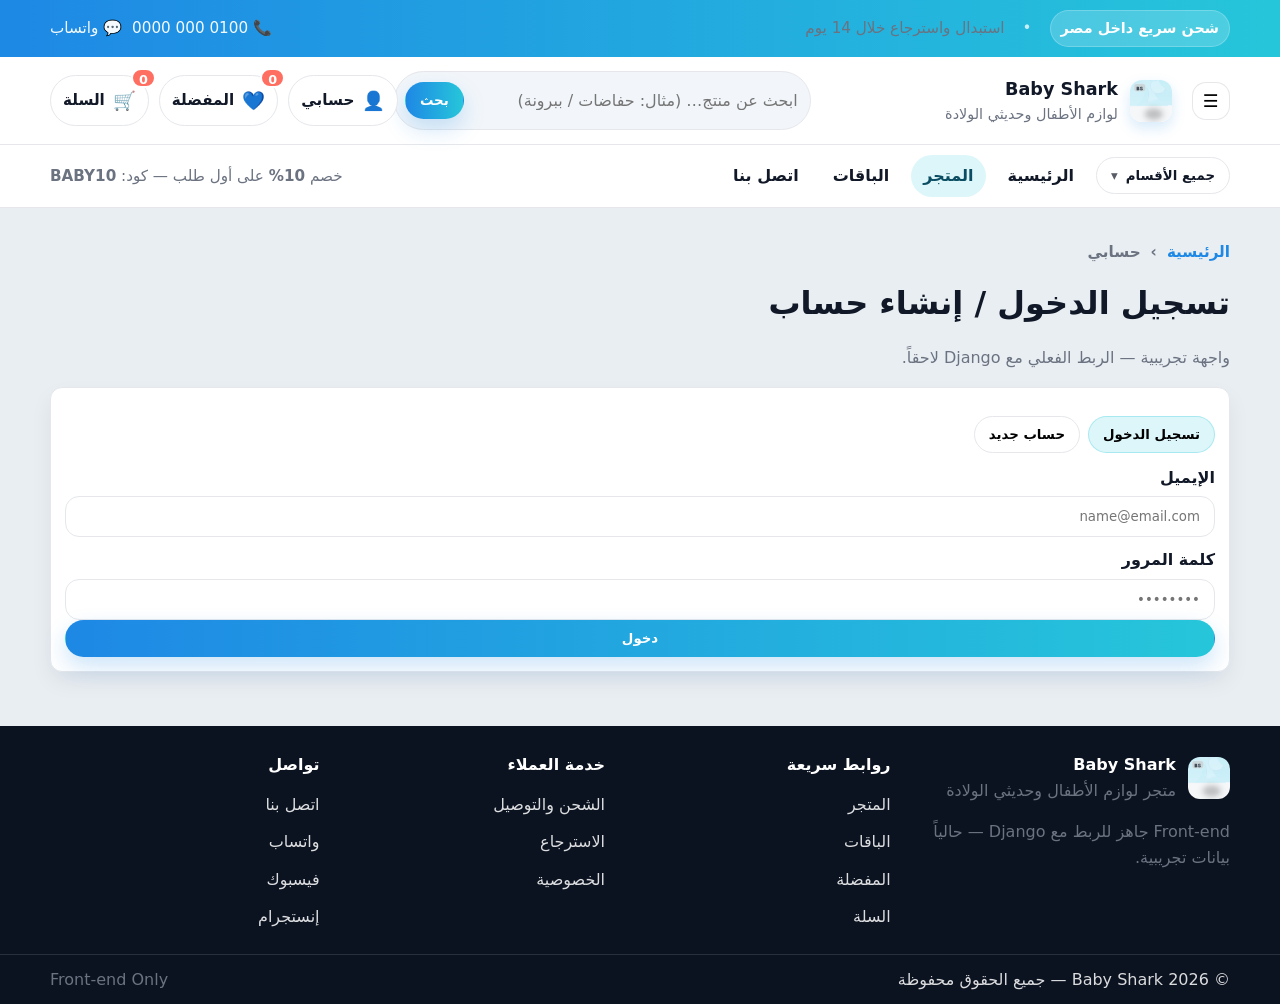
<file: auth.html>
<!doctype html>
<html lang="ar" dir="rtl">
<head>
  <meta charset="utf-8" />
  <meta name="viewport" content="width=device-width, initial-scale=1" />
  <title>Baby Shark | حسابي</title>
  <link rel="stylesheet" href="assets/css/main.css" />
</head>
<body>

  <div class="topbar">
    <div class="container topbar__inner">
      <div class="topbar__right">
        <span class="chip chip--info">شحن سريع داخل مصر</span>
        <span class="sep">•</span>
        <span class="muted">استبدال واسترجاع خلال 14 يوم</span>
      </div>
      <div class="topbar__left">
        <a class="topbar__link" href="tel:+201000000000" aria-label="اتصل بنا">📞 0100 000 0000</a>
        <a class="topbar__link" href="#" aria-label="واتساب">💬 واتساب</a>
      </div>
    </div>
  </div>

  <header class="header" id="siteHeader">
    <div class="container header__row">
      <button class="icon-btn header__burger" id="burgerBtn" type="button" aria-label="فتح القائمة">☰</button>

      <a class="logo" href="index.html" aria-label="Baby Shark">
        <img src="assets/images/ui/logo.jpg" alt="Baby Shark" />
        <div class="logo__text">
          <strong>Baby Shark</strong>
          <span>لوازم الأطفال وحديثي الولادة</span>
        </div>
      </a>

      <form class="search" id="searchForm" role="search">
        <input id="searchInput" type="search" placeholder="ابحث عن منتج… (مثال: حفاضات / ببرونة)" aria-label="بحث" />
        <button class="btn btn--primary" type="submit">بحث</button>
      </form>

      <div class="header__icons">
        <a class="icon-link" href="auth.html" title="حسابي" aria-label="حسابي">
          <span class="icon">👤</span>
          <span class="icon-label">حسابي</span>
        </a>

        <a class="icon-link" href="wishlist.html" title="المفضلة" aria-label="المفضلة">
          <span class="icon">💙</span>
          <span class="icon-label">المفضلة</span>
          <span class="badge" id="wishlistBadge">0</span>
        </a>

        <a class="icon-link" href="cart.html" title="سلة المشتريات" aria-label="سلة المشتريات">
          <span class="icon">🛒</span>
          <span class="icon-label">السلة</span>
          <span class="badge" id="cartBadge">0</span>
        </a>
      </div>
    </div>

    <nav class="nav">
      <div class="container nav__row">
        <div class="nav__left">
          <div class="dropdown" id="catsDropdown">
            <button class="btn btn--ghost dropdown__btn" type="button" aria-haspopup="true" aria-expanded="false">
              جميع الأقسام <span class="caret">▾</span>
            </button>
            <div class="dropdown__menu" role="menu" aria-label="الأقسام">
              <a href="shop.html?cat=newborn" role="menuitem">حديثي الولادة</a>
              <a href="shop.html?cat=diapers" role="menuitem">حفاضات ومناديل</a>
              <a href="shop.html?cat=feeding" role="menuitem">الرضاعة والببرونات</a>
              <a href="shop.html?cat=bath" role="menuitem">الاستحمام والعناية</a>
              <a href="shop.html?cat=toys" role="menuitem">ألعاب تعليمية</a>
              <a href="packages.html" role="menuitem" class="highlight">باقات المولود</a>
            </div>
          </div>

          <a class="nav__link" href="index.html">الرئيسية</a>
          <a class="nav__link is-active" href="shop.html">المتجر</a>
          <a class="nav__link" href="packages.html">الباقات</a>
          <a class="nav__link" href="contact.html">اتصل بنا</a>
        </div>

        <div class="nav__right">
          <span class="mini">خصم <b>10%</b> على أول طلب — كود: <b>BABY10</b></span>
        </div>
      </div>
    </nav>

    <aside class="drawer" id="mobileDrawer" aria-hidden="true">
      <div class="drawer__head">
        <strong>القائمة</strong>
        <button class="icon-btn" id="drawerClose" type="button" aria-label="إغلاق">✕</button>
      </div>
      <div class="drawer__body">
        <a href="index.html" class="drawer__link">الرئيسية</a>
        <a href="shop.html" class="drawer__link">المتجر</a>
        <a href="packages.html" class="drawer__link">الباقات</a>
        <a href="wishlist.html" class="drawer__link">المفضلة</a>
        <a href="cart.html" class="drawer__link">السلة</a>
        <a href="auth.html" class="drawer__link">حسابي</a>
        <a href="contact.html" class="drawer__link">اتصل بنا</a>

        <hr class="hr" />
        <div class="drawer__section">
          <div class="drawer__title">الأقسام</div>
          <a href="shop.html?cat=newborn" class="drawer__link">حديثي الولادة</a>
          <a href="shop.html?cat=diapers" class="drawer__link">حفاضات ومناديل</a>
          <a href="shop.html?cat=feeding" class="drawer__link">الرضاعة والببرونات</a>
          <a href="shop.html?cat=bath" class="drawer__link">الاستحمام والعناية</a>
          <a href="shop.html?cat=toys" class="drawer__link">ألعاب تعليمية</a>
        </div>
      </div>
    </aside>
    <div class="backdrop" id="backdrop" hidden></div>
  </header>


<main class="page">
  <div class="container">
    <div class="breadcrumb">
      <a href="index.html">الرئيسية</a> <span>›</span> <span>حسابي</span>
    </div>

    <div class="page__head">
      <h1>تسجيل الدخول / إنشاء حساب</h1>
      <p class="muted">واجهة تجريبية — الربط الفعلي مع Django لاحقاً.</p>
    </div>

    <section class="auth card">
      <div class="tabs" id="authTabs">
        <button class="tab is-active" data-tab="login" type="button">تسجيل الدخول</button>
        <button class="tab" data-tab="register" type="button">حساب جديد</button>
      </div>

      <div class="tabpanes">
        <div class="pane is-active" data-pane="login">
          <form class="form" id="loginForm">
            <label class="lbl">الإيميل</label>
            <input class="input" type="email" required placeholder="name@email.com" />
            <label class="lbl">كلمة المرور</label>
            <input class="input" type="password" required placeholder="••••••••" />
            <button class="btn btn--primary btn--block" type="submit">دخول</button>
          </form>
        </div>

        <div class="pane" data-pane="register">
          <form class="form" id="registerForm">
            <label class="lbl">الاسم</label>
            <input class="input" required placeholder="اسمك" />
            <label class="lbl">الإيميل</label>
            <input class="input" type="email" required placeholder="name@email.com" />
            <label class="lbl">كلمة المرور</label>
            <input class="input" type="password" required placeholder="••••••••" />
            <button class="btn btn--primary btn--block" type="submit">إنشاء</button>
          </form>
        </div>
      </div>
    </section>
  </div>
</main>


  <footer class="footer">
    <div class="container footer__grid">
      <div>
        <div class="footer__brand">
          <img src="assets/images/ui/logo.jpg" alt="Baby Shark" />
          <div>
            <b>Baby Shark</b>
            <div class="muted">متجر لوازم الأطفال وحديثي الولادة</div>
          </div>
        </div>
        <p class="muted">Front-end جاهز للربط مع Django — حالياً بيانات تجريبية.</p>
      </div>

      <div>
        <b class="footer__title">روابط سريعة</b>
        <a href="shop.html">المتجر</a>
        <a href="packages.html">الباقات</a>
        <a href="wishlist.html">المفضلة</a>
        <a href="cart.html">السلة</a>
      </div>

      <div>
        <b class="footer__title">خدمة العملاء</b>
        <a href="policies.html">الشحن والتوصيل</a>
        <a href="policies.html#returns">الاسترجاع</a>
        <a href="policies.html#privacy">الخصوصية</a>
      </div>

      <div>
        <b class="footer__title">تواصل</b>
        <a href="contact.html">اتصل بنا</a>
        <a href="#">واتساب</a>
        <a href="#">فيسبوك</a>
        <a href="#">إنستجرام</a>
      </div>
    </div>

    <div class="footer__bottom">
      <div class="container footer__bottomRow">
        <span>© <span id="year"></span> Baby Shark — جميع الحقوق محفوظة</span>
        <span class="muted">Front-end Only</span>
      </div>
    </div>
  </footer>

  <script src="assets/js/main.js"></script>

</body>
</html>
</file>
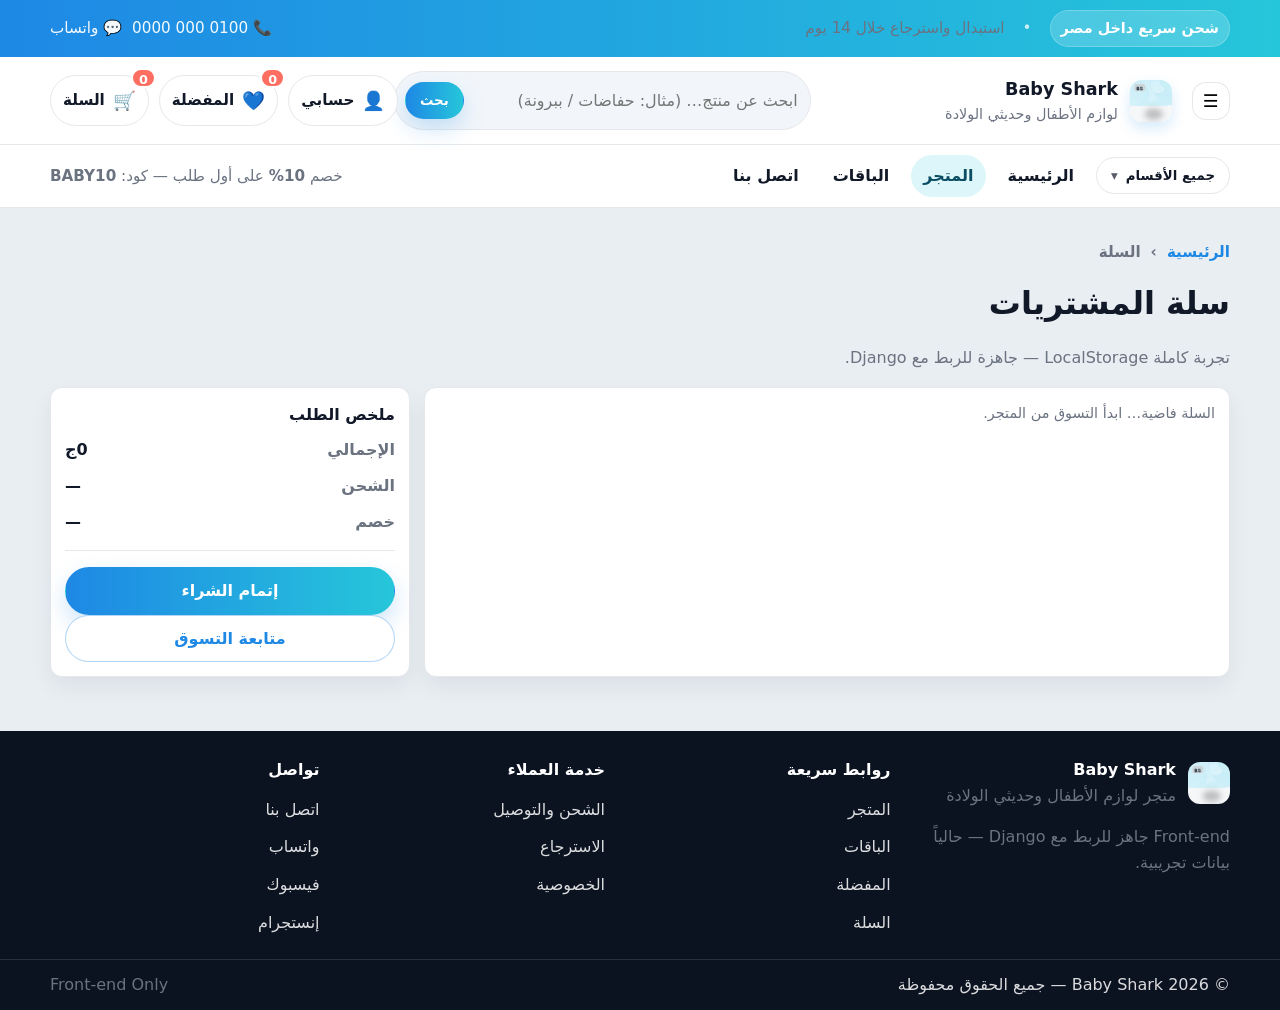
<file: cart.html>
<!doctype html>
<html lang="ar" dir="rtl">
<head>
  <meta charset="utf-8" />
  <meta name="viewport" content="width=device-width, initial-scale=1" />
  <title>Baby Shark | السلة</title>
  <link rel="stylesheet" href="assets/css/main.css" />
</head>
<body>

  <div class="topbar">
    <div class="container topbar__inner">
      <div class="topbar__right">
        <span class="chip chip--info">شحن سريع داخل مصر</span>
        <span class="sep">•</span>
        <span class="muted">استبدال واسترجاع خلال 14 يوم</span>
      </div>
      <div class="topbar__left">
        <a class="topbar__link" href="tel:+201000000000" aria-label="اتصل بنا">📞 0100 000 0000</a>
        <a class="topbar__link" href="#" aria-label="واتساب">💬 واتساب</a>
      </div>
    </div>
  </div>

  <header class="header" id="siteHeader">
    <div class="container header__row">
      <button class="icon-btn header__burger" id="burgerBtn" type="button" aria-label="فتح القائمة">☰</button>

      <a class="logo" href="index.html" aria-label="Baby Shark">
        <img src="assets/images/ui/logo.jpg" alt="Baby Shark" />
        <div class="logo__text">
          <strong>Baby Shark</strong>
          <span>لوازم الأطفال وحديثي الولادة</span>
        </div>
      </a>

      <form class="search" id="searchForm" role="search">
        <input id="searchInput" type="search" placeholder="ابحث عن منتج… (مثال: حفاضات / ببرونة)" aria-label="بحث" />
        <button class="btn btn--primary" type="submit">بحث</button>
      </form>

      <div class="header__icons">
        <a class="icon-link" href="auth.html" title="حسابي" aria-label="حسابي">
          <span class="icon">👤</span>
          <span class="icon-label">حسابي</span>
        </a>

        <a class="icon-link" href="wishlist.html" title="المفضلة" aria-label="المفضلة">
          <span class="icon">💙</span>
          <span class="icon-label">المفضلة</span>
          <span class="badge" id="wishlistBadge">0</span>
        </a>

        <a class="icon-link" href="cart.html" title="سلة المشتريات" aria-label="سلة المشتريات">
          <span class="icon">🛒</span>
          <span class="icon-label">السلة</span>
          <span class="badge" id="cartBadge">0</span>
        </a>
      </div>
    </div>

    <nav class="nav">
      <div class="container nav__row">
        <div class="nav__left">
          <div class="dropdown" id="catsDropdown">
            <button class="btn btn--ghost dropdown__btn" type="button" aria-haspopup="true" aria-expanded="false">
              جميع الأقسام <span class="caret">▾</span>
            </button>
            <div class="dropdown__menu" role="menu" aria-label="الأقسام">
              <a href="shop.html?cat=newborn" role="menuitem">حديثي الولادة</a>
              <a href="shop.html?cat=diapers" role="menuitem">حفاضات ومناديل</a>
              <a href="shop.html?cat=feeding" role="menuitem">الرضاعة والببرونات</a>
              <a href="shop.html?cat=bath" role="menuitem">الاستحمام والعناية</a>
              <a href="shop.html?cat=toys" role="menuitem">ألعاب تعليمية</a>
              <a href="packages.html" role="menuitem" class="highlight">باقات المولود</a>
            </div>
          </div>

          <a class="nav__link" href="index.html">الرئيسية</a>
          <a class="nav__link is-active" href="shop.html">المتجر</a>
          <a class="nav__link" href="packages.html">الباقات</a>
          <a class="nav__link" href="contact.html">اتصل بنا</a>
        </div>

        <div class="nav__right">
          <span class="mini">خصم <b>10%</b> على أول طلب — كود: <b>BABY10</b></span>
        </div>
      </div>
    </nav>

    <aside class="drawer" id="mobileDrawer" aria-hidden="true">
      <div class="drawer__head">
        <strong>القائمة</strong>
        <button class="icon-btn" id="drawerClose" type="button" aria-label="إغلاق">✕</button>
      </div>
      <div class="drawer__body">
        <a href="index.html" class="drawer__link">الرئيسية</a>
        <a href="shop.html" class="drawer__link">المتجر</a>
        <a href="packages.html" class="drawer__link">الباقات</a>
        <a href="wishlist.html" class="drawer__link">المفضلة</a>
        <a href="cart.html" class="drawer__link">السلة</a>
        <a href="auth.html" class="drawer__link">حسابي</a>
        <a href="contact.html" class="drawer__link">اتصل بنا</a>

        <hr class="hr" />
        <div class="drawer__section">
          <div class="drawer__title">الأقسام</div>
          <a href="shop.html?cat=newborn" class="drawer__link">حديثي الولادة</a>
          <a href="shop.html?cat=diapers" class="drawer__link">حفاضات ومناديل</a>
          <a href="shop.html?cat=feeding" class="drawer__link">الرضاعة والببرونات</a>
          <a href="shop.html?cat=bath" class="drawer__link">الاستحمام والعناية</a>
          <a href="shop.html?cat=toys" class="drawer__link">ألعاب تعليمية</a>
        </div>
      </div>
    </aside>
    <div class="backdrop" id="backdrop" hidden></div>
  </header>


<main class="page">
  <div class="container">
    <div class="breadcrumb">
      <a href="index.html">الرئيسية</a> <span>›</span> <span>السلة</span>
    </div>

    <div class="page__head">
      <h1>سلة المشتريات</h1>
      <p class="muted">تجربة كاملة LocalStorage — جاهزة للربط مع Django.</p>
    </div>

    <div class="cart">
      <section class="card">
        <div class="table" id="cartTable"></div>
        <div class="muted small" id="cartEmpty" hidden>السلة فاضية… ابدأ التسوق من المتجر.</div>
      </section>

      <aside class="card summary">
        <b>ملخص الطلب</b>
        <div class="summary__row"><span class="muted">الإجمالي</span><b id="cartTotal">0ج</b></div>
        <div class="summary__row"><span class="muted">الشحن</span><b>—</b></div>
        <div class="summary__row"><span class="muted">خصم</span><b>—</b></div>
        <hr class="hr" />
        <a class="btn btn--primary btn--block" href="checkout.html">إتمام الشراء</a>
        <a class="btn btn--outline btn--block" href="shop.html">متابعة التسوق</a>
      </aside>
    </div>
  </div>
</main>


  <footer class="footer">
    <div class="container footer__grid">
      <div>
        <div class="footer__brand">
          <img src="assets/images/ui/logo.jpg" alt="Baby Shark" />
          <div>
            <b>Baby Shark</b>
            <div class="muted">متجر لوازم الأطفال وحديثي الولادة</div>
          </div>
        </div>
        <p class="muted">Front-end جاهز للربط مع Django — حالياً بيانات تجريبية.</p>
      </div>

      <div>
        <b class="footer__title">روابط سريعة</b>
        <a href="shop.html">المتجر</a>
        <a href="packages.html">الباقات</a>
        <a href="wishlist.html">المفضلة</a>
        <a href="cart.html">السلة</a>
      </div>

      <div>
        <b class="footer__title">خدمة العملاء</b>
        <a href="policies.html">الشحن والتوصيل</a>
        <a href="policies.html#returns">الاسترجاع</a>
        <a href="policies.html#privacy">الخصوصية</a>
      </div>

      <div>
        <b class="footer__title">تواصل</b>
        <a href="contact.html">اتصل بنا</a>
        <a href="#">واتساب</a>
        <a href="#">فيسبوك</a>
        <a href="#">إنستجرام</a>
      </div>
    </div>

    <div class="footer__bottom">
      <div class="container footer__bottomRow">
        <span>© <span id="year"></span> Baby Shark — جميع الحقوق محفوظة</span>
        <span class="muted">Front-end Only</span>
      </div>
    </div>
  </footer>

  <script src="assets/js/main.js"></script>

</body>
</html>
</file>
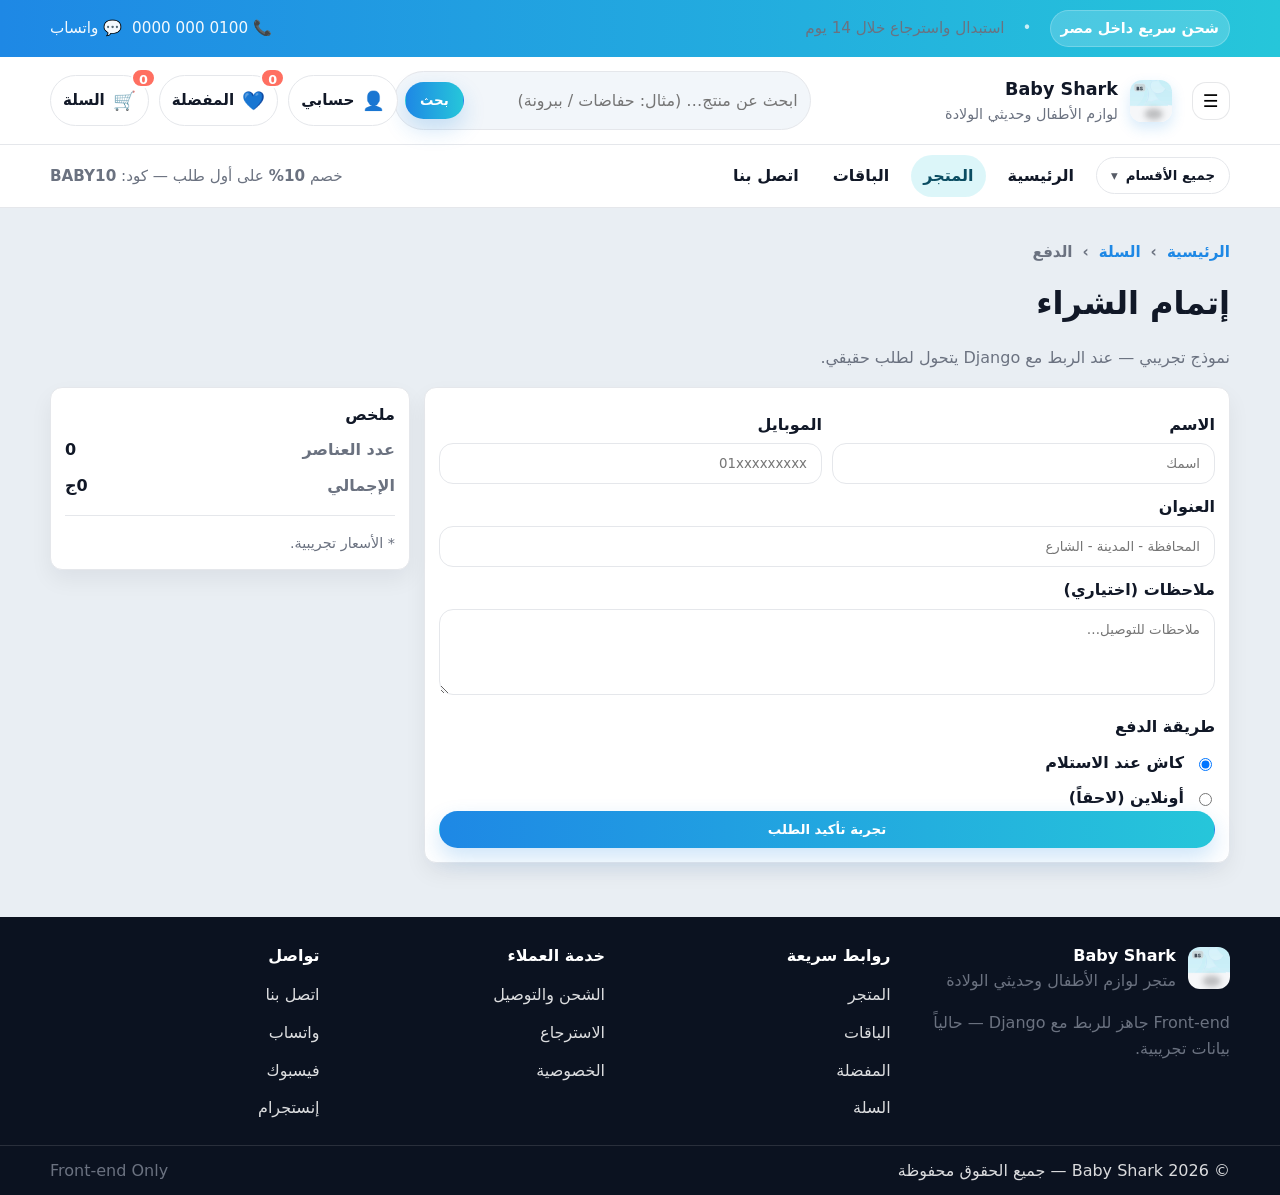
<file: checkout.html>
<!doctype html>
<html lang="ar" dir="rtl">
<head>
  <meta charset="utf-8" />
  <meta name="viewport" content="width=device-width, initial-scale=1" />
  <title>Baby Shark | إتمام الشراء</title>
  <link rel="stylesheet" href="assets/css/main.css" />
</head>
<body>

  <div class="topbar">
    <div class="container topbar__inner">
      <div class="topbar__right">
        <span class="chip chip--info">شحن سريع داخل مصر</span>
        <span class="sep">•</span>
        <span class="muted">استبدال واسترجاع خلال 14 يوم</span>
      </div>
      <div class="topbar__left">
        <a class="topbar__link" href="tel:+201000000000" aria-label="اتصل بنا">📞 0100 000 0000</a>
        <a class="topbar__link" href="#" aria-label="واتساب">💬 واتساب</a>
      </div>
    </div>
  </div>

  <header class="header" id="siteHeader">
    <div class="container header__row">
      <button class="icon-btn header__burger" id="burgerBtn" type="button" aria-label="فتح القائمة">☰</button>

      <a class="logo" href="index.html" aria-label="Baby Shark">
        <img src="assets/images/ui/logo.jpg" alt="Baby Shark" />
        <div class="logo__text">
          <strong>Baby Shark</strong>
          <span>لوازم الأطفال وحديثي الولادة</span>
        </div>
      </a>

      <form class="search" id="searchForm" role="search">
        <input id="searchInput" type="search" placeholder="ابحث عن منتج… (مثال: حفاضات / ببرونة)" aria-label="بحث" />
        <button class="btn btn--primary" type="submit">بحث</button>
      </form>

      <div class="header__icons">
        <a class="icon-link" href="auth.html" title="حسابي" aria-label="حسابي">
          <span class="icon">👤</span>
          <span class="icon-label">حسابي</span>
        </a>

        <a class="icon-link" href="wishlist.html" title="المفضلة" aria-label="المفضلة">
          <span class="icon">💙</span>
          <span class="icon-label">المفضلة</span>
          <span class="badge" id="wishlistBadge">0</span>
        </a>

        <a class="icon-link" href="cart.html" title="سلة المشتريات" aria-label="سلة المشتريات">
          <span class="icon">🛒</span>
          <span class="icon-label">السلة</span>
          <span class="badge" id="cartBadge">0</span>
        </a>
      </div>
    </div>

    <nav class="nav">
      <div class="container nav__row">
        <div class="nav__left">
          <div class="dropdown" id="catsDropdown">
            <button class="btn btn--ghost dropdown__btn" type="button" aria-haspopup="true" aria-expanded="false">
              جميع الأقسام <span class="caret">▾</span>
            </button>
            <div class="dropdown__menu" role="menu" aria-label="الأقسام">
              <a href="shop.html?cat=newborn" role="menuitem">حديثي الولادة</a>
              <a href="shop.html?cat=diapers" role="menuitem">حفاضات ومناديل</a>
              <a href="shop.html?cat=feeding" role="menuitem">الرضاعة والببرونات</a>
              <a href="shop.html?cat=bath" role="menuitem">الاستحمام والعناية</a>
              <a href="shop.html?cat=toys" role="menuitem">ألعاب تعليمية</a>
              <a href="packages.html" role="menuitem" class="highlight">باقات المولود</a>
            </div>
          </div>

          <a class="nav__link" href="index.html">الرئيسية</a>
          <a class="nav__link is-active" href="shop.html">المتجر</a>
          <a class="nav__link" href="packages.html">الباقات</a>
          <a class="nav__link" href="contact.html">اتصل بنا</a>
        </div>

        <div class="nav__right">
          <span class="mini">خصم <b>10%</b> على أول طلب — كود: <b>BABY10</b></span>
        </div>
      </div>
    </nav>

    <aside class="drawer" id="mobileDrawer" aria-hidden="true">
      <div class="drawer__head">
        <strong>القائمة</strong>
        <button class="icon-btn" id="drawerClose" type="button" aria-label="إغلاق">✕</button>
      </div>
      <div class="drawer__body">
        <a href="index.html" class="drawer__link">الرئيسية</a>
        <a href="shop.html" class="drawer__link">المتجر</a>
        <a href="packages.html" class="drawer__link">الباقات</a>
        <a href="wishlist.html" class="drawer__link">المفضلة</a>
        <a href="cart.html" class="drawer__link">السلة</a>
        <a href="auth.html" class="drawer__link">حسابي</a>
        <a href="contact.html" class="drawer__link">اتصل بنا</a>

        <hr class="hr" />
        <div class="drawer__section">
          <div class="drawer__title">الأقسام</div>
          <a href="shop.html?cat=newborn" class="drawer__link">حديثي الولادة</a>
          <a href="shop.html?cat=diapers" class="drawer__link">حفاضات ومناديل</a>
          <a href="shop.html?cat=feeding" class="drawer__link">الرضاعة والببرونات</a>
          <a href="shop.html?cat=bath" class="drawer__link">الاستحمام والعناية</a>
          <a href="shop.html?cat=toys" class="drawer__link">ألعاب تعليمية</a>
        </div>
      </div>
    </aside>
    <div class="backdrop" id="backdrop" hidden></div>
  </header>


<main class="page">
  <div class="container">
    <div class="breadcrumb">
      <a href="index.html">الرئيسية</a> <span>›</span> <a href="cart.html">السلة</a> <span>›</span> <span>الدفع</span>
    </div>

    <div class="page__head">
      <h1>إتمام الشراء</h1>
      <p class="muted">نموذج تجريبي — عند الربط مع Django يتحول لطلب حقيقي.</p>
    </div>

    <div class="checkout">
      <section class="card">
        <form id="checkoutForm" class="form">
          <div class="row">
            <div>
              <label class="lbl">الاسم</label>
              <input class="input" required placeholder="اسمك" />
            </div>
            <div>
              <label class="lbl">الموبايل</label>
              <input class="input" required placeholder="01xxxxxxxxx" />
            </div>
          </div>

          <label class="lbl">العنوان</label>
          <input class="input" required placeholder="المحافظة - المدينة - الشارع" />

          <label class="lbl">ملاحظات (اختياري)</label>
          <textarea class="input" rows="4" placeholder="ملاحظات للتوصيل…"></textarea>

          <div class="pay">
            <b>طريقة الدفع</b>
            <label class="radio"><input type="radio" name="pay" checked /> كاش عند الاستلام</label>
            <label class="radio"><input type="radio" name="pay" /> أونلاين (لاحقاً)</label>
          </div>

          <button class="btn btn--primary btn--block" type="submit">تجربة تأكيد الطلب</button>
        </form>

        <div class="success card" id="checkoutSuccess" hidden>
          <h3>محاكاة استلام الطلب ✅</h3>
          <p class="muted">ده تأكيد تجريبي. عند الربط مع Django هنطلع رقم طلب حقيقي.</p>
          <a class="btn btn--outline" href="shop.html">العودة للمتجر</a>
        </div>
      </section>

      <aside class="card summary">
        <b>ملخص</b>
        <div class="summary__row"><span class="muted">عدد العناصر</span><b id="coCount">0</b></div>
        <div class="summary__row"><span class="muted">الإجمالي</span><b id="coTotal">0ج</b></div>
        <hr class="hr" />
        <div class="muted small">* الأسعار تجريبية.</div>
      </aside>
    </div>
  </div>
</main>


  <footer class="footer">
    <div class="container footer__grid">
      <div>
        <div class="footer__brand">
          <img src="assets/images/ui/logo.jpg" alt="Baby Shark" />
          <div>
            <b>Baby Shark</b>
            <div class="muted">متجر لوازم الأطفال وحديثي الولادة</div>
          </div>
        </div>
        <p class="muted">Front-end جاهز للربط مع Django — حالياً بيانات تجريبية.</p>
      </div>

      <div>
        <b class="footer__title">روابط سريعة</b>
        <a href="shop.html">المتجر</a>
        <a href="packages.html">الباقات</a>
        <a href="wishlist.html">المفضلة</a>
        <a href="cart.html">السلة</a>
      </div>

      <div>
        <b class="footer__title">خدمة العملاء</b>
        <a href="policies.html">الشحن والتوصيل</a>
        <a href="policies.html#returns">الاسترجاع</a>
        <a href="policies.html#privacy">الخصوصية</a>
      </div>

      <div>
        <b class="footer__title">تواصل</b>
        <a href="contact.html">اتصل بنا</a>
        <a href="#">واتساب</a>
        <a href="#">فيسبوك</a>
        <a href="#">إنستجرام</a>
      </div>
    </div>

    <div class="footer__bottom">
      <div class="container footer__bottomRow">
        <span>© <span id="year"></span> Baby Shark — جميع الحقوق محفوظة</span>
        <span class="muted">Front-end Only</span>
      </div>
    </div>
  </footer>

  <script src="assets/js/main.js"></script>

</body>
</html>
</file>
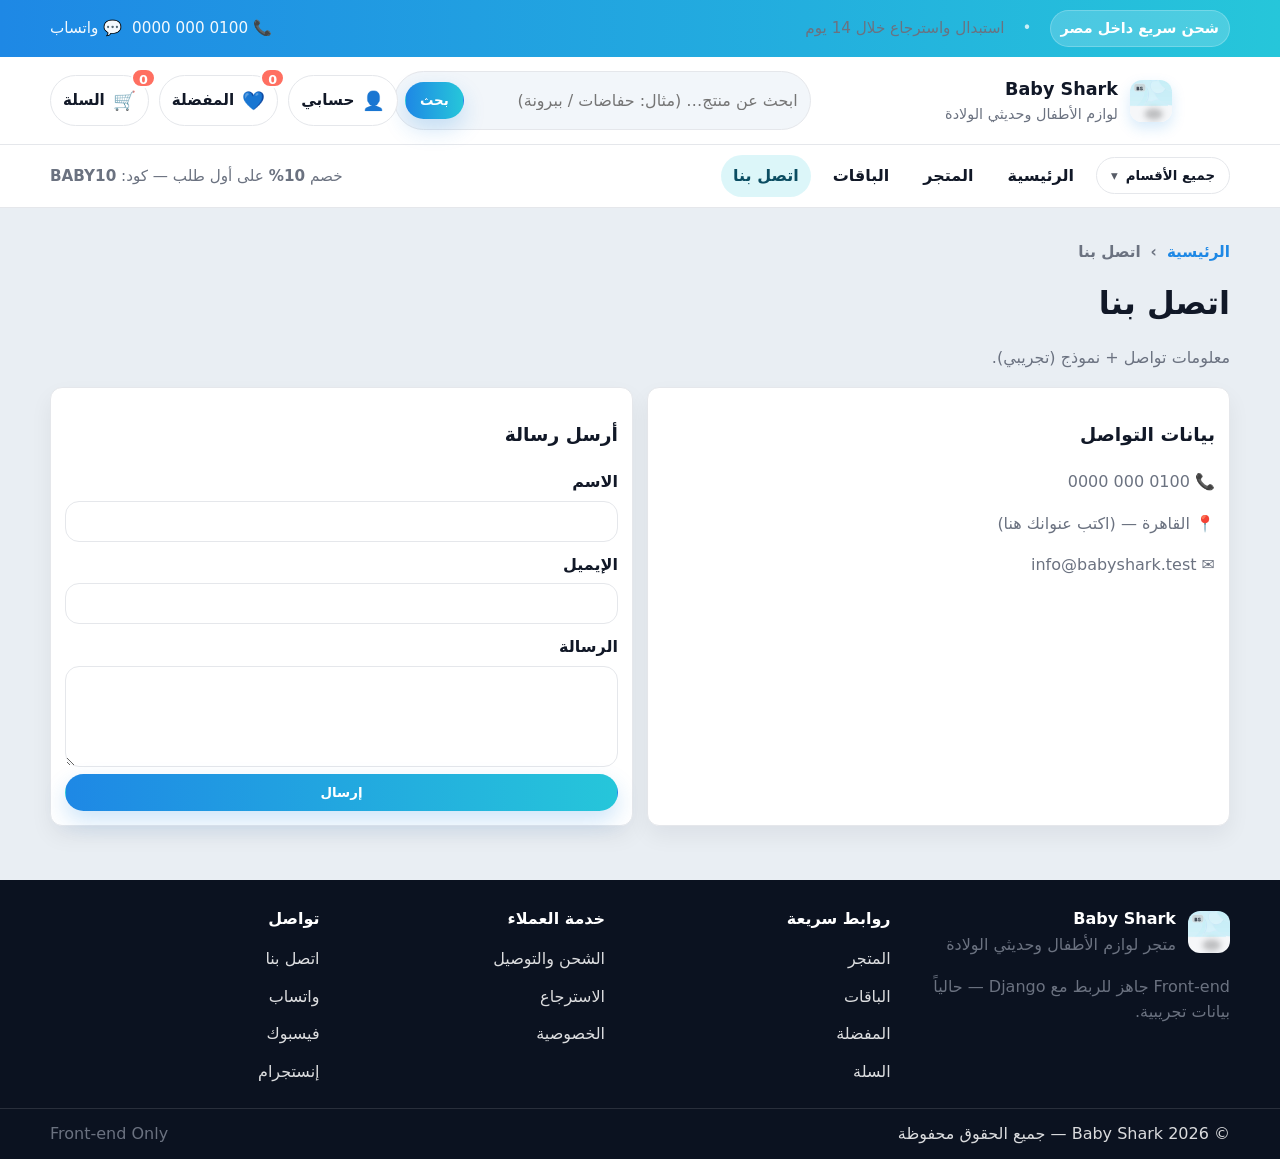
<file: contact.html>
<!doctype html>
<html lang="ar" dir="rtl">
<head>
  <meta charset="utf-8" />
  <meta name="viewport" content="width=device-width, initial-scale=1" />
  <title>Baby Shark | اتصل بنا</title>
  <link rel="stylesheet" href="assets/css/main.css" />
</head>
<body>

  <div class="topbar">
    <div class="container topbar__inner">
      <div class="topbar__right">
        <span class="chip chip--info">شحن سريع داخل مصر</span>
        <span class="sep">•</span>
        <span class="muted">استبدال واسترجاع خلال 14 يوم</span>
      </div>
      <div class="topbar__left">
        <a class="topbar__link" href="tel:+201000000000" aria-label="اتصل بنا">📞 0100 000 0000</a>
        <a class="topbar__link" href="#" aria-label="واتساب">💬 واتساب</a>
      </div>
    </div>
  </div>

  <header class="header" id="siteHeader">
    <div class="container header__row">
      <button class="icon-btn header__burger" id="burgerBtn" type="button" aria-label="فتح القائمة">☰</button>

      <a class="logo" href="index.html" aria-label="Baby Shark">
        <img src="assets/images/ui/logo.jpg" alt="Baby Shark" />
        <div class="logo__text">
          <strong>Baby Shark</strong>
          <span>لوازم الأطفال وحديثي الولادة</span>
        </div>
      </a>

      <form class="search" id="searchForm" role="search">
        <input id="searchInput" type="search" placeholder="ابحث عن منتج… (مثال: حفاضات / ببرونة)" aria-label="بحث" />
        <button class="btn btn--primary" type="submit">بحث</button>
      </form>

      <div class="header__icons">
        <a class="icon-link" href="auth.html" title="حسابي" aria-label="حسابي">
          <span class="icon">👤</span>
          <span class="icon-label">حسابي</span>
        </a>

        <a class="icon-link" href="wishlist.html" title="المفضلة" aria-label="المفضلة">
          <span class="icon">💙</span>
          <span class="icon-label">المفضلة</span>
          <span class="badge" id="wishlistBadge">0</span>
        </a>

        <a class="icon-link" href="cart.html" title="سلة المشتريات" aria-label="سلة المشتريات">
          <span class="icon">🛒</span>
          <span class="icon-label">السلة</span>
          <span class="badge" id="cartBadge">0</span>
        </a>
      </div>
    </div>

    <nav class="nav">
      <div class="container nav__row">
        <div class="nav__left">
          <div class="dropdown" id="catsDropdown">
            <button class="btn btn--ghost dropdown__btn" type="button" aria-haspopup="true" aria-expanded="false">
              جميع الأقسام <span class="caret">▾</span>
            </button>
            <div class="dropdown__menu" role="menu" aria-label="الأقسام">
              <a href="shop.html?cat=newborn" role="menuitem">حديثي الولادة</a>
              <a href="shop.html?cat=diapers" role="menuitem">حفاضات ومناديل</a>
              <a href="shop.html?cat=feeding" role="menuitem">الرضاعة والببرونات</a>
              <a href="shop.html?cat=bath" role="menuitem">الاستحمام والعناية</a>
              <a href="shop.html?cat=toys" role="menuitem">ألعاب تعليمية</a>
              <a href="packages.html" role="menuitem" class="highlight">باقات المولود</a>
            </div>
          </div>

          <a class="nav__link" href="index.html">الرئيسية</a>
          <a class="nav__link" href="shop.html">المتجر</a>
          <a class="nav__link" href="packages.html">الباقات</a>
          <a class="nav__link is-active" href="contact.html">اتصل بنا</a>
        </div>

        <div class="nav__right">
          <span class="mini">خصم <b>10%</b> على أول طلب — كود: <b>BABY10</b></span>
        </div>
      </div>
    </nav>

    <aside class="drawer" id="mobileDrawer" aria-hidden="true">
      <div class="drawer__head">
        <strong>القائمة</strong>
        <button class="icon-btn" id="drawerClose" type="button" aria-label="إغلاق">✕</button>
      </div>
      <div class="drawer__body">
        <a href="index.html" class="drawer__link">الرئيسية</a>
        <a href="shop.html" class="drawer__link">المتجر</a>
        <a href="packages.html" class="drawer__link">الباقات</a>
        <a href="wishlist.html" class="drawer__link">المفضلة</a>
        <a href="cart.html" class="drawer__link">السلة</a>
        <a href="auth.html" class="drawer__link">حسابي</a>
        <a href="contact.html" class="drawer__link">اتصل بنا</a>

        <hr class="hr" />
        <div class="drawer__section">
          <div class="drawer__title">الأقسام</div>
          <a href="shop.html?cat=newborn" class="drawer__link">حديثي الولادة</a>
          <a href="shop.html?cat=diapers" class="drawer__link">حفاضات ومناديل</a>
          <a href="shop.html?cat=feeding" class="drawer__link">الرضاعة والببرونات</a>
          <a href="shop.html?cat=bath" class="drawer__link">الاستحمام والعناية</a>
          <a href="shop.html?cat=toys" class="drawer__link">ألعاب تعليمية</a>
        </div>
      </div>
    </aside>
    <div class="backdrop" id="backdrop" hidden></div>
  </header>


<main class="page">
  <div class="container">
    <div class="breadcrumb">
      <a href="index.html">الرئيسية</a> <span>›</span> <span>اتصل بنا</span>
    </div>

    <div class="page__head">
      <h1>اتصل بنا</h1>
      <p class="muted">معلومات تواصل + نموذج (تجريبي).</p>
    </div>

    <div class="contact">
      <section class="card">
        <h3>بيانات التواصل</h3>
        <p class="muted">📞 0100 000 0000</p>
        <p class="muted">📍 القاهرة — (اكتب عنوانك هنا)</p>
        <p class="muted">✉️ info@babyshark.test</p>
      </section>

      <section class="card">
        <h3>أرسل رسالة</h3>
        <form class="form" id="contactForm">
          <label class="lbl">الاسم</label>
          <input class="input" required />
          <label class="lbl">الإيميل</label>
          <input class="input" type="email" required />
          <label class="lbl">الرسالة</label>
          <textarea class="input" rows="5" required></textarea>
          <button class="btn btn--primary btn--block" type="submit">إرسال</button>
        </form>
      </section>
    </div>
  </div>
</main>


  <footer class="footer">
    <div class="container footer__grid">
      <div>
        <div class="footer__brand">
          <img src="assets/images/ui/logo.jpg" alt="Baby Shark" />
          <div>
            <b>Baby Shark</b>
            <div class="muted">متجر لوازم الأطفال وحديثي الولادة</div>
          </div>
        </div>
        <p class="muted">Front-end جاهز للربط مع Django — حالياً بيانات تجريبية.</p>
      </div>

      <div>
        <b class="footer__title">روابط سريعة</b>
        <a href="shop.html">المتجر</a>
        <a href="packages.html">الباقات</a>
        <a href="wishlist.html">المفضلة</a>
        <a href="cart.html">السلة</a>
      </div>

      <div>
        <b class="footer__title">خدمة العملاء</b>
        <a href="policies.html">الشحن والتوصيل</a>
        <a href="policies.html#returns">الاسترجاع</a>
        <a href="policies.html#privacy">الخصوصية</a>
      </div>

      <div>
        <b class="footer__title">تواصل</b>
        <a href="contact.html">اتصل بنا</a>
        <a href="#">واتساب</a>
        <a href="#">فيسبوك</a>
        <a href="#">إنستجرام</a>
      </div>
    </div>

    <div class="footer__bottom">
      <div class="container footer__bottomRow">
        <span>© <span id="year"></span> Baby Shark — جميع الحقوق محفوظة</span>
        <span class="muted">Front-end Only</span>
      </div>
    </div>
  </footer>

  <script src="assets/js/main.js"></script>

</body>
</html>
</file>
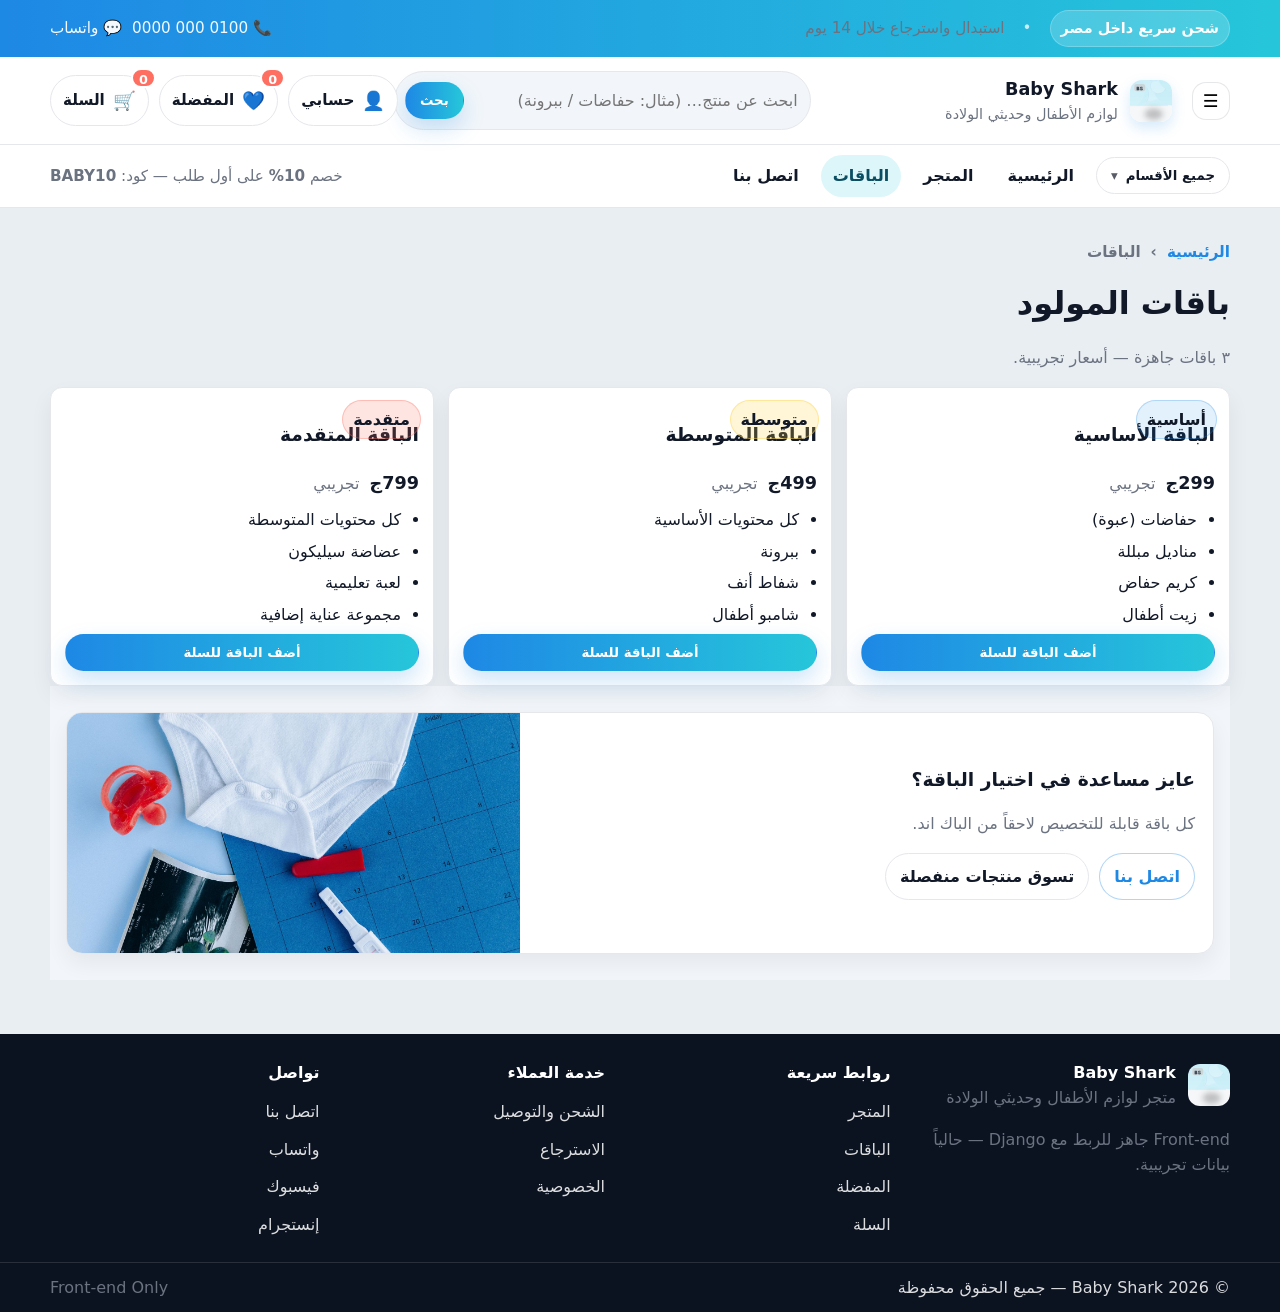
<file: packages.html>
<!doctype html>
<html lang="ar" dir="rtl">
<head>
  <meta charset="utf-8" />
  <meta name="viewport" content="width=device-width, initial-scale=1" />
  <title>Baby Shark | الباقات</title>
  <link rel="stylesheet" href="assets/css/main.css" />
</head>
<body>

  <div class="topbar">
    <div class="container topbar__inner">
      <div class="topbar__right">
        <span class="chip chip--info">شحن سريع داخل مصر</span>
        <span class="sep">•</span>
        <span class="muted">استبدال واسترجاع خلال 14 يوم</span>
      </div>
      <div class="topbar__left">
        <a class="topbar__link" href="tel:+201000000000" aria-label="اتصل بنا">📞 0100 000 0000</a>
        <a class="topbar__link" href="#" aria-label="واتساب">💬 واتساب</a>
      </div>
    </div>
  </div>

  <header class="header" id="siteHeader">
    <div class="container header__row">
      <button class="icon-btn header__burger" id="burgerBtn" type="button" aria-label="فتح القائمة">☰</button>

      <a class="logo" href="index.html" aria-label="Baby Shark">
        <img src="assets/images/ui/logo.jpg" alt="Baby Shark" />
        <div class="logo__text">
          <strong>Baby Shark</strong>
          <span>لوازم الأطفال وحديثي الولادة</span>
        </div>
      </a>

      <form class="search" id="searchForm" role="search">
        <input id="searchInput" type="search" placeholder="ابحث عن منتج… (مثال: حفاضات / ببرونة)" aria-label="بحث" />
        <button class="btn btn--primary" type="submit">بحث</button>
      </form>

      <div class="header__icons">
        <a class="icon-link" href="auth.html" title="حسابي" aria-label="حسابي">
          <span class="icon">👤</span>
          <span class="icon-label">حسابي</span>
        </a>

        <a class="icon-link" href="wishlist.html" title="المفضلة" aria-label="المفضلة">
          <span class="icon">💙</span>
          <span class="icon-label">المفضلة</span>
          <span class="badge" id="wishlistBadge">0</span>
        </a>

        <a class="icon-link" href="cart.html" title="سلة المشتريات" aria-label="سلة المشتريات">
          <span class="icon">🛒</span>
          <span class="icon-label">السلة</span>
          <span class="badge" id="cartBadge">0</span>
        </a>
      </div>
    </div>

    <nav class="nav">
      <div class="container nav__row">
        <div class="nav__left">
          <div class="dropdown" id="catsDropdown">
            <button class="btn btn--ghost dropdown__btn" type="button" aria-haspopup="true" aria-expanded="false">
              جميع الأقسام <span class="caret">▾</span>
            </button>
            <div class="dropdown__menu" role="menu" aria-label="الأقسام">
              <a href="shop.html?cat=newborn" role="menuitem">حديثي الولادة</a>
              <a href="shop.html?cat=diapers" role="menuitem">حفاضات ومناديل</a>
              <a href="shop.html?cat=feeding" role="menuitem">الرضاعة والببرونات</a>
              <a href="shop.html?cat=bath" role="menuitem">الاستحمام والعناية</a>
              <a href="shop.html?cat=toys" role="menuitem">ألعاب تعليمية</a>
              <a href="packages.html" role="menuitem" class="highlight">باقات المولود</a>
            </div>
          </div>

          <a class="nav__link" href="index.html">الرئيسية</a>
          <a class="nav__link" href="shop.html">المتجر</a>
          <a class="nav__link is-active" href="packages.html">الباقات</a>
          <a class="nav__link" href="contact.html">اتصل بنا</a>
        </div>

        <div class="nav__right">
          <span class="mini">خصم <b>10%</b> على أول طلب — كود: <b>BABY10</b></span>
        </div>
      </div>
    </nav>

    <aside class="drawer" id="mobileDrawer" aria-hidden="true">
      <div class="drawer__head">
        <strong>القائمة</strong>
        <button class="icon-btn" id="drawerClose" type="button" aria-label="إغلاق">✕</button>
      </div>
      <div class="drawer__body">
        <a href="index.html" class="drawer__link">الرئيسية</a>
        <a href="shop.html" class="drawer__link">المتجر</a>
        <a href="packages.html" class="drawer__link">الباقات</a>
        <a href="wishlist.html" class="drawer__link">المفضلة</a>
        <a href="cart.html" class="drawer__link">السلة</a>
        <a href="auth.html" class="drawer__link">حسابي</a>
        <a href="contact.html" class="drawer__link">اتصل بنا</a>

        <hr class="hr" />
        <div class="drawer__section">
          <div class="drawer__title">الأقسام</div>
          <a href="shop.html?cat=newborn" class="drawer__link">حديثي الولادة</a>
          <a href="shop.html?cat=diapers" class="drawer__link">حفاضات ومناديل</a>
          <a href="shop.html?cat=feeding" class="drawer__link">الرضاعة والببرونات</a>
          <a href="shop.html?cat=bath" class="drawer__link">الاستحمام والعناية</a>
          <a href="shop.html?cat=toys" class="drawer__link">ألعاب تعليمية</a>
        </div>
      </div>
    </aside>
    <div class="backdrop" id="backdrop" hidden></div>
  </header>


<main class="page">
  <div class="container">
    <div class="breadcrumb">
      <a href="index.html">الرئيسية</a> <span>›</span> <span>الباقات</span>
    </div>

    <div class="page__head">
      <h1>باقات المولود</h1>
      <p class="muted">٣ باقات جاهزة — أسعار تجريبية.</p>
    </div>

    <section class="grid packs">
      <article class="card pack">
        <div class="pack__tag">أساسية</div>
        <h3>الباقة الأساسية</h3>
        <div class="price"><b>299ج</b> <span class="muted">تجريبي</span></div>
        <ul class="list">
          <li>حفاضات (عبوة)</li>
          <li>مناديل مبللة</li>
          <li>كريم حفاض</li>
          <li>زيت أطفال</li>
        </ul>
        <button class="btn btn--primary btn--block js-add-pack" data-pack="basic" type="button">أضف الباقة للسلة</button>
      </article>

      <article class="card pack">
        <div class="pack__tag pack__tag--mid">متوسطة</div>
        <h3>الباقة المتوسطة</h3>
        <div class="price"><b>499ج</b> <span class="muted">تجريبي</span></div>
        <ul class="list">
          <li>كل محتويات الأساسية</li>
          <li>ببرونة</li>
          <li>شفاط أنف</li>
          <li>شامبو أطفال</li>
        </ul>
        <button class="btn btn--primary btn--block js-add-pack" data-pack="mid" type="button">أضف الباقة للسلة</button>
      </article>

      <article class="card pack">
        <div class="pack__tag pack__tag--pro">متقدمة</div>
        <h3>الباقة المتقدمة</h3>
        <div class="price"><b>799ج</b> <span class="muted">تجريبي</span></div>
        <ul class="list">
          <li>كل محتويات المتوسطة</li>
          <li>عضاضة سيليكون</li>
          <li>لعبة تعليمية</li>
          <li>مجموعة عناية إضافية</li>
        </ul>
        <button class="btn btn--primary btn--block js-add-pack" data-pack="pro" type="button">أضف الباقة للسلة</button>
      </article>
    </section>

    <section class="section section--soft">
      <div class="container">
        <div class="cta">
          <div class="cta__text">
            <h3>عايز مساعدة في اختيار الباقة؟</h3>
            <p class="muted">كل باقة قابلة للتخصيص لاحقاً من الباك اند.</p>
            <div class="cta__actions">
              <a class="btn btn--outline" href="contact.html">اتصل بنا</a>
              <a class="btn btn--ghost" href="shop.html">تسوق منتجات منفصلة</a>
            </div>
          </div>
          <img class="cta__img" src="assets/images/ui/cta-packages.jpg" alt="صورة الباقات" />
        </div>
      </div>
    </section>
  </div>
</main>


  <footer class="footer">
    <div class="container footer__grid">
      <div>
        <div class="footer__brand">
          <img src="assets/images/ui/logo.jpg" alt="Baby Shark" />
          <div>
            <b>Baby Shark</b>
            <div class="muted">متجر لوازم الأطفال وحديثي الولادة</div>
          </div>
        </div>
        <p class="muted">Front-end جاهز للربط مع Django — حالياً بيانات تجريبية.</p>
      </div>

      <div>
        <b class="footer__title">روابط سريعة</b>
        <a href="shop.html">المتجر</a>
        <a href="packages.html">الباقات</a>
        <a href="wishlist.html">المفضلة</a>
        <a href="cart.html">السلة</a>
      </div>

      <div>
        <b class="footer__title">خدمة العملاء</b>
        <a href="policies.html">الشحن والتوصيل</a>
        <a href="policies.html#returns">الاسترجاع</a>
        <a href="policies.html#privacy">الخصوصية</a>
      </div>

      <div>
        <b class="footer__title">تواصل</b>
        <a href="contact.html">اتصل بنا</a>
        <a href="#">واتساب</a>
        <a href="#">فيسبوك</a>
        <a href="#">إنستجرام</a>
      </div>
    </div>

    <div class="footer__bottom">
      <div class="container footer__bottomRow">
        <span>© <span id="year"></span> Baby Shark — جميع الحقوق محفوظة</span>
        <span class="muted">Front-end Only</span>
      </div>
    </div>
  </footer>

  <script src="assets/js/main.js"></script>

</body>
</html>
</file>
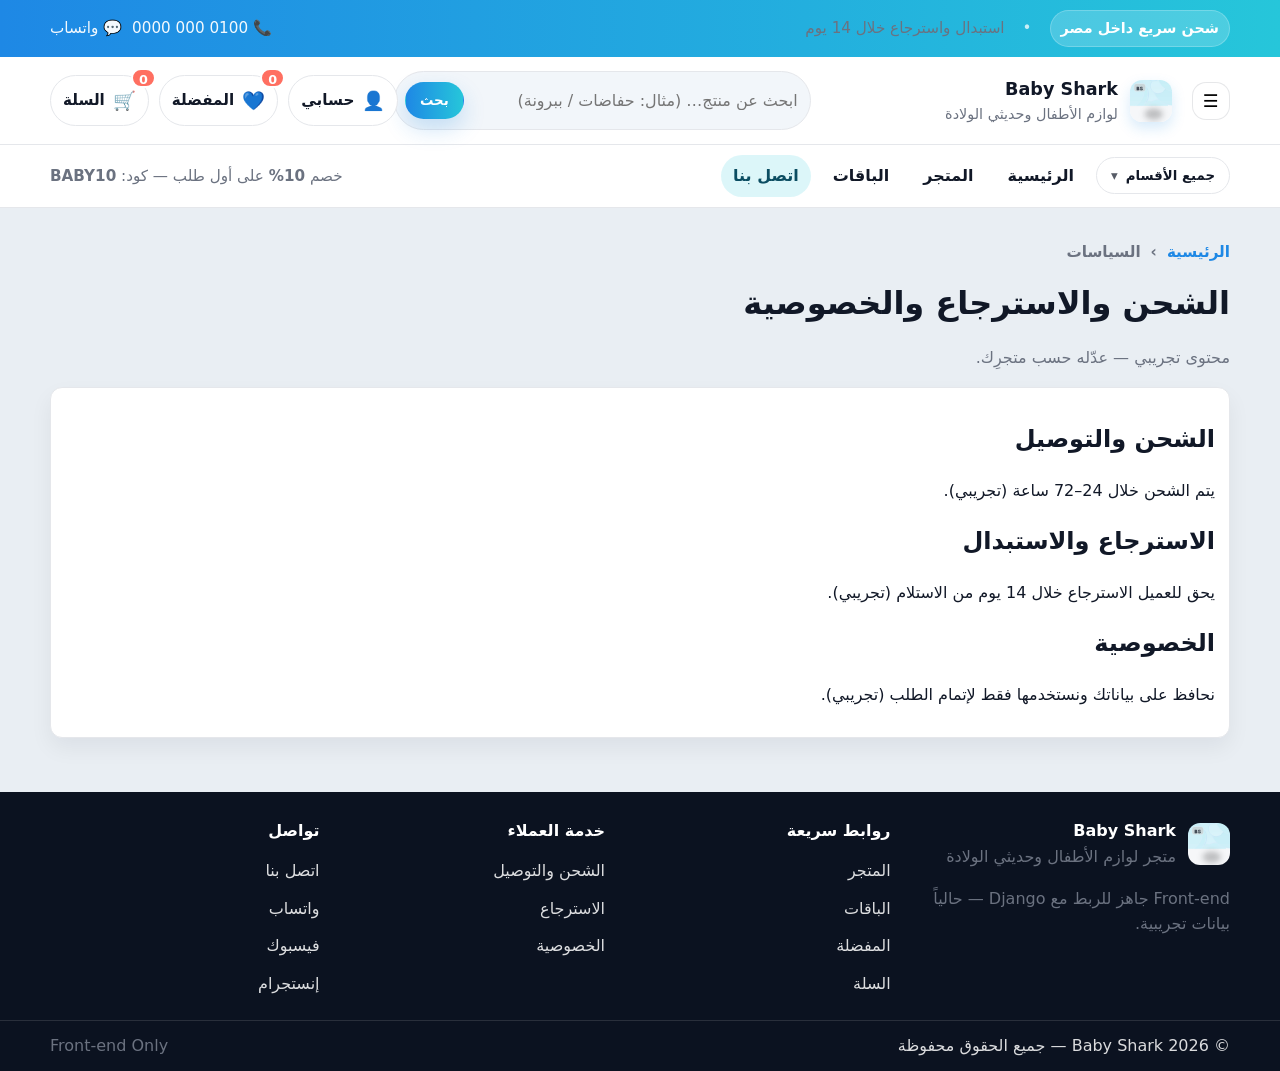
<file: policies.html>
<!doctype html>
<html lang="ar" dir="rtl">
<head>
  <meta charset="utf-8" />
  <meta name="viewport" content="width=device-width, initial-scale=1" />
  <title>Baby Shark | السياسات</title>
  <link rel="stylesheet" href="assets/css/main.css" />
</head>
<body>

  <div class="topbar">
    <div class="container topbar__inner">
      <div class="topbar__right">
        <span class="chip chip--info">شحن سريع داخل مصر</span>
        <span class="sep">•</span>
        <span class="muted">استبدال واسترجاع خلال 14 يوم</span>
      </div>
      <div class="topbar__left">
        <a class="topbar__link" href="tel:+201000000000" aria-label="اتصل بنا">📞 0100 000 0000</a>
        <a class="topbar__link" href="#" aria-label="واتساب">💬 واتساب</a>
      </div>
    </div>
  </div>

  <header class="header" id="siteHeader">
    <div class="container header__row">
      <button class="icon-btn header__burger" id="burgerBtn" type="button" aria-label="فتح القائمة">☰</button>

      <a class="logo" href="index.html" aria-label="Baby Shark">
        <img src="assets/images/ui/logo.jpg" alt="Baby Shark" />
        <div class="logo__text">
          <strong>Baby Shark</strong>
          <span>لوازم الأطفال وحديثي الولادة</span>
        </div>
      </a>

      <form class="search" id="searchForm" role="search">
        <input id="searchInput" type="search" placeholder="ابحث عن منتج… (مثال: حفاضات / ببرونة)" aria-label="بحث" />
        <button class="btn btn--primary" type="submit">بحث</button>
      </form>

      <div class="header__icons">
        <a class="icon-link" href="auth.html" title="حسابي" aria-label="حسابي">
          <span class="icon">👤</span>
          <span class="icon-label">حسابي</span>
        </a>

        <a class="icon-link" href="wishlist.html" title="المفضلة" aria-label="المفضلة">
          <span class="icon">💙</span>
          <span class="icon-label">المفضلة</span>
          <span class="badge" id="wishlistBadge">0</span>
        </a>

        <a class="icon-link" href="cart.html" title="سلة المشتريات" aria-label="سلة المشتريات">
          <span class="icon">🛒</span>
          <span class="icon-label">السلة</span>
          <span class="badge" id="cartBadge">0</span>
        </a>
      </div>
    </div>

    <nav class="nav">
      <div class="container nav__row">
        <div class="nav__left">
          <div class="dropdown" id="catsDropdown">
            <button class="btn btn--ghost dropdown__btn" type="button" aria-haspopup="true" aria-expanded="false">
              جميع الأقسام <span class="caret">▾</span>
            </button>
            <div class="dropdown__menu" role="menu" aria-label="الأقسام">
              <a href="shop.html?cat=newborn" role="menuitem">حديثي الولادة</a>
              <a href="shop.html?cat=diapers" role="menuitem">حفاضات ومناديل</a>
              <a href="shop.html?cat=feeding" role="menuitem">الرضاعة والببرونات</a>
              <a href="shop.html?cat=bath" role="menuitem">الاستحمام والعناية</a>
              <a href="shop.html?cat=toys" role="menuitem">ألعاب تعليمية</a>
              <a href="packages.html" role="menuitem" class="highlight">باقات المولود</a>
            </div>
          </div>

          <a class="nav__link" href="index.html">الرئيسية</a>
          <a class="nav__link" href="shop.html">المتجر</a>
          <a class="nav__link" href="packages.html">الباقات</a>
          <a class="nav__link is-active" href="contact.html">اتصل بنا</a>
        </div>

        <div class="nav__right">
          <span class="mini">خصم <b>10%</b> على أول طلب — كود: <b>BABY10</b></span>
        </div>
      </div>
    </nav>

    <aside class="drawer" id="mobileDrawer" aria-hidden="true">
      <div class="drawer__head">
        <strong>القائمة</strong>
        <button class="icon-btn" id="drawerClose" type="button" aria-label="إغلاق">✕</button>
      </div>
      <div class="drawer__body">
        <a href="index.html" class="drawer__link">الرئيسية</a>
        <a href="shop.html" class="drawer__link">المتجر</a>
        <a href="packages.html" class="drawer__link">الباقات</a>
        <a href="wishlist.html" class="drawer__link">المفضلة</a>
        <a href="cart.html" class="drawer__link">السلة</a>
        <a href="auth.html" class="drawer__link">حسابي</a>
        <a href="contact.html" class="drawer__link">اتصل بنا</a>

        <hr class="hr" />
        <div class="drawer__section">
          <div class="drawer__title">الأقسام</div>
          <a href="shop.html?cat=newborn" class="drawer__link">حديثي الولادة</a>
          <a href="shop.html?cat=diapers" class="drawer__link">حفاضات ومناديل</a>
          <a href="shop.html?cat=feeding" class="drawer__link">الرضاعة والببرونات</a>
          <a href="shop.html?cat=bath" class="drawer__link">الاستحمام والعناية</a>
          <a href="shop.html?cat=toys" class="drawer__link">ألعاب تعليمية</a>
        </div>
      </div>
    </aside>
    <div class="backdrop" id="backdrop" hidden></div>
  </header>


<main class="page">
  <div class="container">
    <div class="breadcrumb">
      <a href="index.html">الرئيسية</a> <span>›</span> <span>السياسات</span>
    </div>

    <div class="page__head">
      <h1>الشحن والاسترجاع والخصوصية</h1>
      <p class="muted">محتوى تجريبي — عدّله حسب متجرِك.</p>
    </div>

    <section class="card prose">
      <h2>الشحن والتوصيل</h2>
      <p>يتم الشحن خلال 24–72 ساعة (تجريبي).</p>

      <h2 id="returns">الاسترجاع والاستبدال</h2>
      <p>يحق للعميل الاسترجاع خلال 14 يوم من الاستلام (تجريبي).</p>

      <h2 id="privacy">الخصوصية</h2>
      <p>نحافظ على بياناتك ونستخدمها فقط لإتمام الطلب (تجريبي).</p>
    </section>
  </div>
</main>


  <footer class="footer">
    <div class="container footer__grid">
      <div>
        <div class="footer__brand">
          <img src="assets/images/ui/logo.jpg" alt="Baby Shark" />
          <div>
            <b>Baby Shark</b>
            <div class="muted">متجر لوازم الأطفال وحديثي الولادة</div>
          </div>
        </div>
        <p class="muted">Front-end جاهز للربط مع Django — حالياً بيانات تجريبية.</p>
      </div>

      <div>
        <b class="footer__title">روابط سريعة</b>
        <a href="shop.html">المتجر</a>
        <a href="packages.html">الباقات</a>
        <a href="wishlist.html">المفضلة</a>
        <a href="cart.html">السلة</a>
      </div>

      <div>
        <b class="footer__title">خدمة العملاء</b>
        <a href="policies.html">الشحن والتوصيل</a>
        <a href="policies.html#returns">الاسترجاع</a>
        <a href="policies.html#privacy">الخصوصية</a>
      </div>

      <div>
        <b class="footer__title">تواصل</b>
        <a href="contact.html">اتصل بنا</a>
        <a href="#">واتساب</a>
        <a href="#">فيسبوك</a>
        <a href="#">إنستجرام</a>
      </div>
    </div>

    <div class="footer__bottom">
      <div class="container footer__bottomRow">
        <span>© <span id="year"></span> Baby Shark — جميع الحقوق محفوظة</span>
        <span class="muted">Front-end Only</span>
      </div>
    </div>
  </footer>

  <script src="assets/js/main.js"></script>

</body>
</html>
</file>
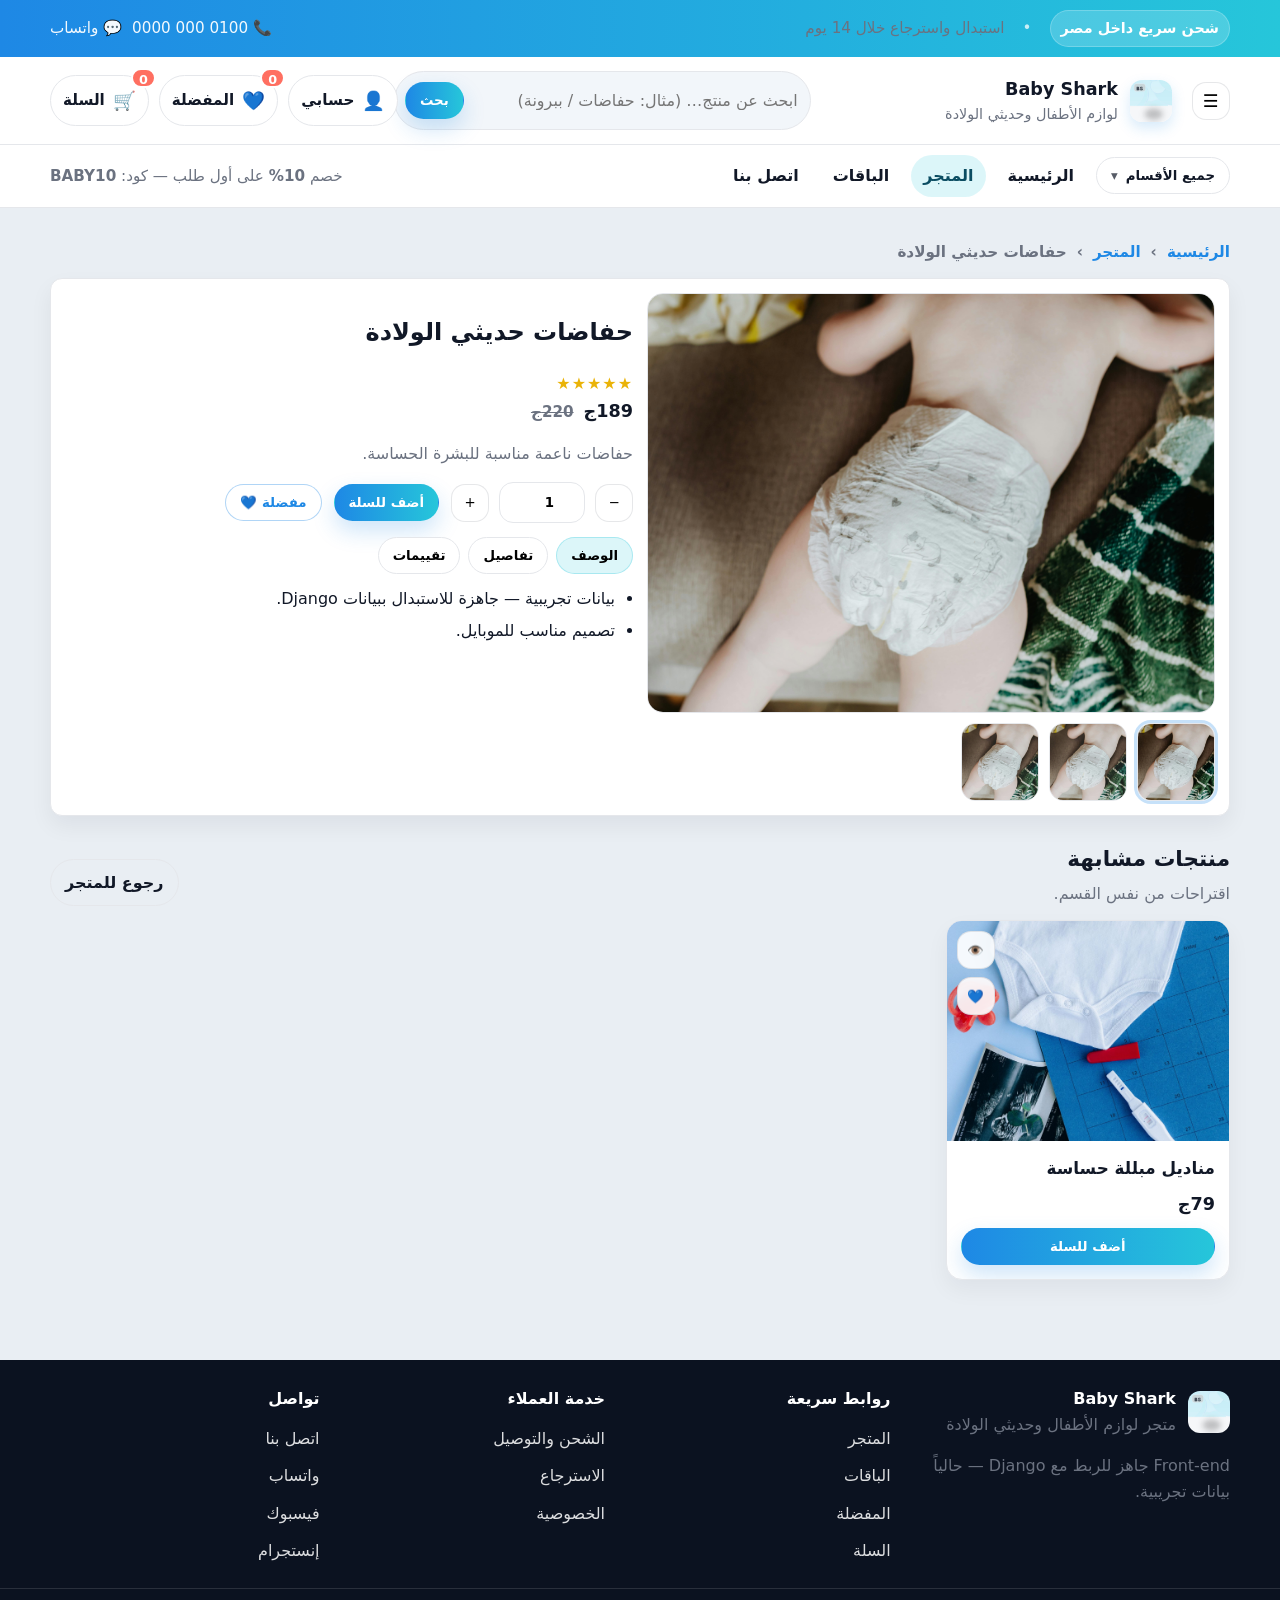
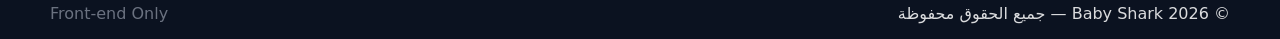
<file: product.html>
<!doctype html>
<html lang="ar" dir="rtl">
<head>
  <meta charset="utf-8" />
  <meta name="viewport" content="width=device-width, initial-scale=1" />
  <title>Baby Shark | تفاصيل المنتج</title>
  <link rel="stylesheet" href="assets/css/main.css" />
</head>
<body>

  <div class="topbar">
    <div class="container topbar__inner">
      <div class="topbar__right">
        <span class="chip chip--info">شحن سريع داخل مصر</span>
        <span class="sep">•</span>
        <span class="muted">استبدال واسترجاع خلال 14 يوم</span>
      </div>
      <div class="topbar__left">
        <a class="topbar__link" href="tel:+201000000000" aria-label="اتصل بنا">📞 0100 000 0000</a>
        <a class="topbar__link" href="#" aria-label="واتساب">💬 واتساب</a>
      </div>
    </div>
  </div>

  <header class="header" id="siteHeader">
    <div class="container header__row">
      <button class="icon-btn header__burger" id="burgerBtn" type="button" aria-label="فتح القائمة">☰</button>

      <a class="logo" href="index.html" aria-label="Baby Shark">
        <img src="assets/images/ui/logo.jpg" alt="Baby Shark" />
        <div class="logo__text">
          <strong>Baby Shark</strong>
          <span>لوازم الأطفال وحديثي الولادة</span>
        </div>
      </a>

      <form class="search" id="searchForm" role="search">
        <input id="searchInput" type="search" placeholder="ابحث عن منتج… (مثال: حفاضات / ببرونة)" aria-label="بحث" />
        <button class="btn btn--primary" type="submit">بحث</button>
      </form>

      <div class="header__icons">
        <a class="icon-link" href="auth.html" title="حسابي" aria-label="حسابي">
          <span class="icon">👤</span>
          <span class="icon-label">حسابي</span>
        </a>

        <a class="icon-link" href="wishlist.html" title="المفضلة" aria-label="المفضلة">
          <span class="icon">💙</span>
          <span class="icon-label">المفضلة</span>
          <span class="badge" id="wishlistBadge">0</span>
        </a>

        <a class="icon-link" href="cart.html" title="سلة المشتريات" aria-label="سلة المشتريات">
          <span class="icon">🛒</span>
          <span class="icon-label">السلة</span>
          <span class="badge" id="cartBadge">0</span>
        </a>
      </div>
    </div>

    <nav class="nav">
      <div class="container nav__row">
        <div class="nav__left">
          <div class="dropdown" id="catsDropdown">
            <button class="btn btn--ghost dropdown__btn" type="button" aria-haspopup="true" aria-expanded="false">
              جميع الأقسام <span class="caret">▾</span>
            </button>
            <div class="dropdown__menu" role="menu" aria-label="الأقسام">
              <a href="shop.html?cat=newborn" role="menuitem">حديثي الولادة</a>
              <a href="shop.html?cat=diapers" role="menuitem">حفاضات ومناديل</a>
              <a href="shop.html?cat=feeding" role="menuitem">الرضاعة والببرونات</a>
              <a href="shop.html?cat=bath" role="menuitem">الاستحمام والعناية</a>
              <a href="shop.html?cat=toys" role="menuitem">ألعاب تعليمية</a>
              <a href="packages.html" role="menuitem" class="highlight">باقات المولود</a>
            </div>
          </div>

          <a class="nav__link" href="index.html">الرئيسية</a>
          <a class="nav__link is-active" href="shop.html">المتجر</a>
          <a class="nav__link" href="packages.html">الباقات</a>
          <a class="nav__link" href="contact.html">اتصل بنا</a>
        </div>

        <div class="nav__right">
          <span class="mini">خصم <b>10%</b> على أول طلب — كود: <b>BABY10</b></span>
        </div>
      </div>
    </nav>

    <aside class="drawer" id="mobileDrawer" aria-hidden="true">
      <div class="drawer__head">
        <strong>القائمة</strong>
        <button class="icon-btn" id="drawerClose" type="button" aria-label="إغلاق">✕</button>
      </div>
      <div class="drawer__body">
        <a href="index.html" class="drawer__link">الرئيسية</a>
        <a href="shop.html" class="drawer__link">المتجر</a>
        <a href="packages.html" class="drawer__link">الباقات</a>
        <a href="wishlist.html" class="drawer__link">المفضلة</a>
        <a href="cart.html" class="drawer__link">السلة</a>
        <a href="auth.html" class="drawer__link">حسابي</a>
        <a href="contact.html" class="drawer__link">اتصل بنا</a>

        <hr class="hr" />
        <div class="drawer__section">
          <div class="drawer__title">الأقسام</div>
          <a href="shop.html?cat=newborn" class="drawer__link">حديثي الولادة</a>
          <a href="shop.html?cat=diapers" class="drawer__link">حفاضات ومناديل</a>
          <a href="shop.html?cat=feeding" class="drawer__link">الرضاعة والببرونات</a>
          <a href="shop.html?cat=bath" class="drawer__link">الاستحمام والعناية</a>
          <a href="shop.html?cat=toys" class="drawer__link">ألعاب تعليمية</a>
        </div>
      </div>
    </aside>
    <div class="backdrop" id="backdrop" hidden></div>
  </header>


<main class="page">
  <div class="container">
    <div class="breadcrumb">
      <a href="index.html">الرئيسية</a> <span>›</span>
      <a href="shop.html">المتجر</a> <span>›</span>
      <span id="pdNameCrumb">تفاصيل المنتج</span>
    </div>

    <section class="product-page card" id="productPage">
      <div class="product-page__media">
        <img id="pdImg" src="assets/images/products/p1.jpg" alt="صورة المنتج" />
        <div class="thumbs" id="pdThumbs"></div>
      </div>

      <div class="product-page__info">
        <h1 id="pdName">—</h1>
        <div class="rating" id="pdRating">★★★★★</div>
        <div class="price">
          <b id="pdPrice">—</b>
          <span class="price__old" id="pdOld"></span>
        </div>

        <p class="muted" id="pdDesc">—</p>

        <div class="row row--gap">
          <div class="qty">
            <button class="icon-btn" id="qtyMinus" type="button">−</button>
            <input class="input qty__in" id="qtyVal" type="number" value="1" min="1" />
            <button class="icon-btn" id="qtyPlus" type="button">+</button>
          </div>
          <button class="btn btn--primary" id="pdAdd" type="button">أضف للسلة</button>
          <button class="btn btn--outline" id="pdWish" type="button">مفضلة 💙</button>
        </div>

        <div class="tabs" id="pdTabs">
          <button class="tab is-active" data-tab="desc" type="button">الوصف</button>
          <button class="tab" data-tab="details" type="button">تفاصيل</button>
          <button class="tab" data-tab="reviews" type="button">تقييمات</button>
        </div>

        <div class="tabpanes">
          <div class="pane is-active" data-pane="desc">
            <ul class="list">
              <li>بيانات تجريبية — جاهزة للاستبدال ببيانات Django.</li>
              <li>تصميم مناسب للموبايل.</li>
            </ul>
          </div>
          <div class="pane" data-pane="details">
            <div class="muted">مواصفات المنتج (حجم/خامة/العمر…)</div>
          </div>
          <div class="pane" data-pane="reviews">
            <div class="muted">قسم التقييمات (UI فقط).</div>
          </div>
        </div>
      </div>
    </section>

    <section class="section">
      <div class="section__head section__head--row">
        <div>
          <h3>منتجات مشابهة</h3>
          <p class="muted">اقتراحات من نفس القسم.</p>
        </div>
        <a class="btn btn--ghost" href="shop.html">رجوع للمتجر</a>
      </div>
      <div class="grid products products--dense" id="relatedGrid"></div>
    </section>
  </div>
</main>


  <footer class="footer">
    <div class="container footer__grid">
      <div>
        <div class="footer__brand">
          <img src="assets/images/ui/logo.jpg" alt="Baby Shark" />
          <div>
            <b>Baby Shark</b>
            <div class="muted">متجر لوازم الأطفال وحديثي الولادة</div>
          </div>
        </div>
        <p class="muted">Front-end جاهز للربط مع Django — حالياً بيانات تجريبية.</p>
      </div>

      <div>
        <b class="footer__title">روابط سريعة</b>
        <a href="shop.html">المتجر</a>
        <a href="packages.html">الباقات</a>
        <a href="wishlist.html">المفضلة</a>
        <a href="cart.html">السلة</a>
      </div>

      <div>
        <b class="footer__title">خدمة العملاء</b>
        <a href="policies.html">الشحن والتوصيل</a>
        <a href="policies.html#returns">الاسترجاع</a>
        <a href="policies.html#privacy">الخصوصية</a>
      </div>

      <div>
        <b class="footer__title">تواصل</b>
        <a href="contact.html">اتصل بنا</a>
        <a href="#">واتساب</a>
        <a href="#">فيسبوك</a>
        <a href="#">إنستجرام</a>
      </div>
    </div>

    <div class="footer__bottom">
      <div class="container footer__bottomRow">
        <span>© <span id="year"></span> Baby Shark — جميع الحقوق محفوظة</span>
        <span class="muted">Front-end Only</span>
      </div>
    </div>
  </footer>

  <script src="assets/js/main.js"></script>

</body>
</html>
</file>
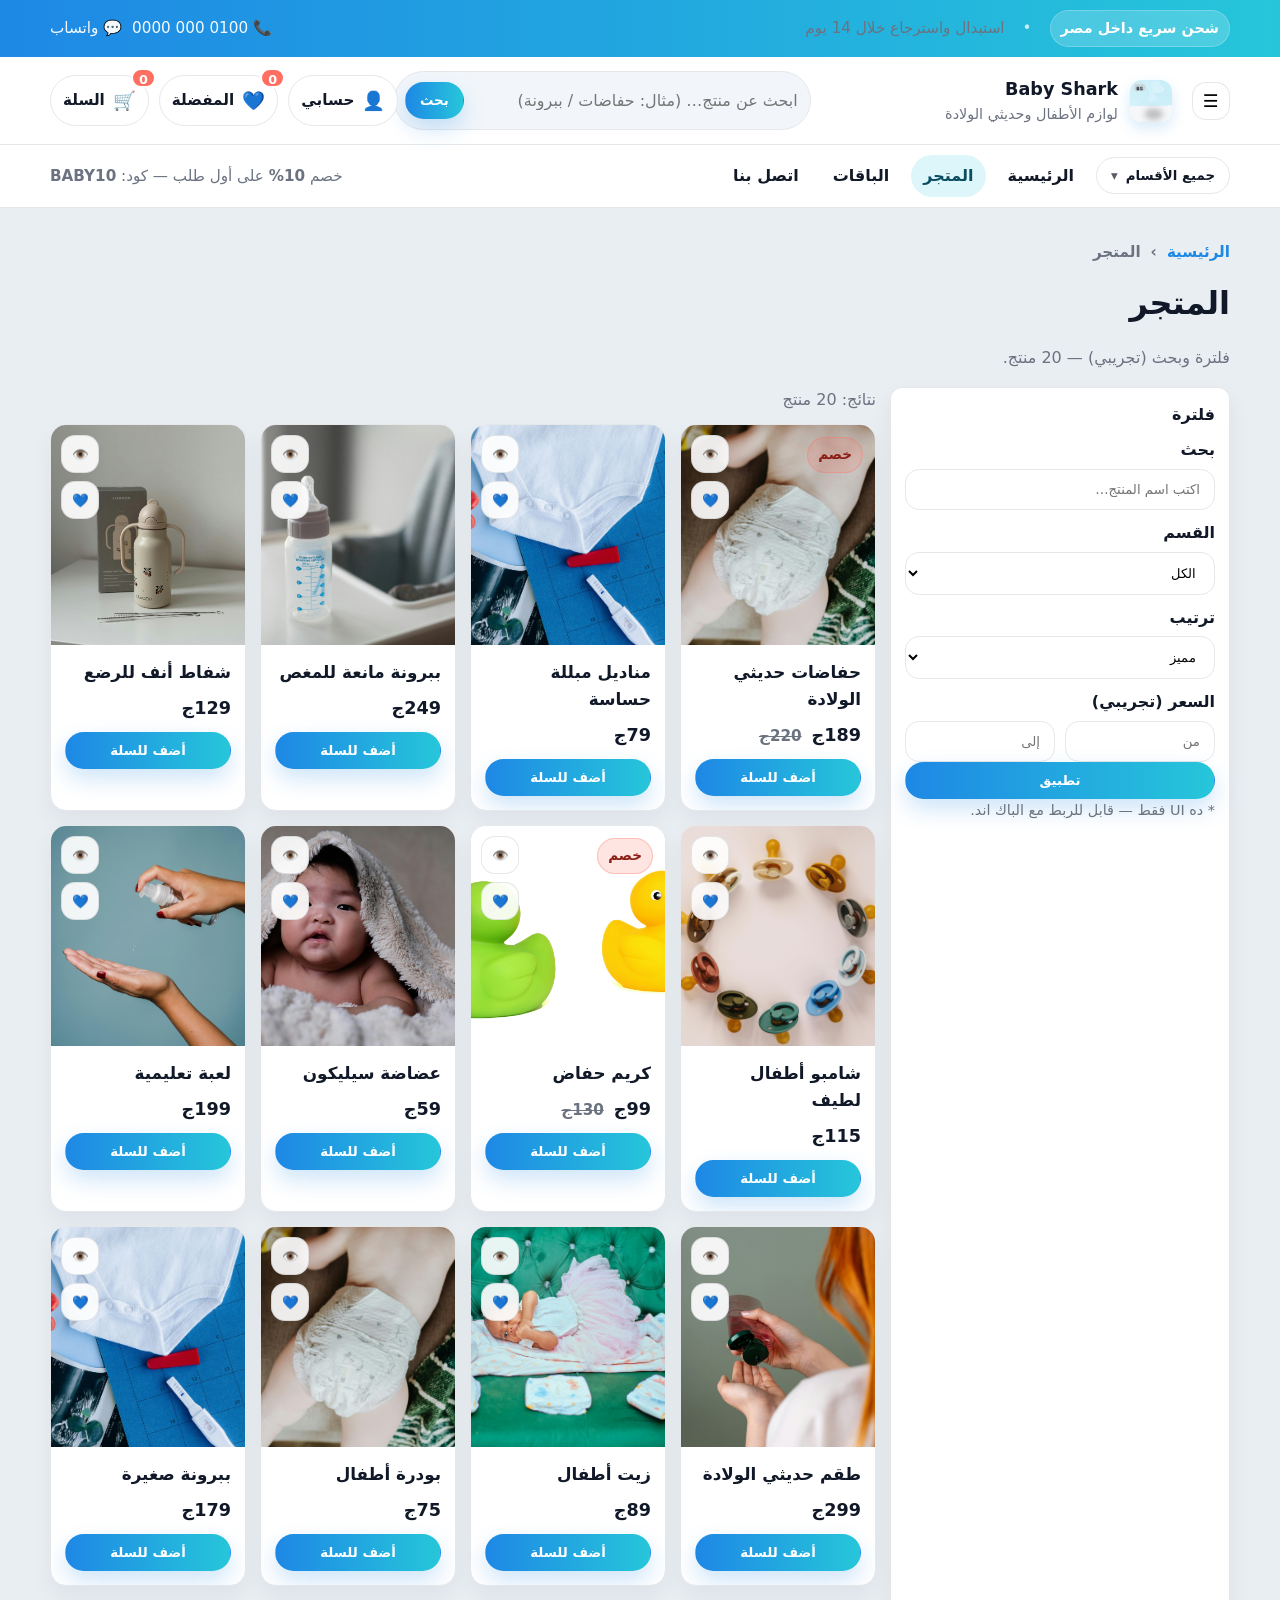
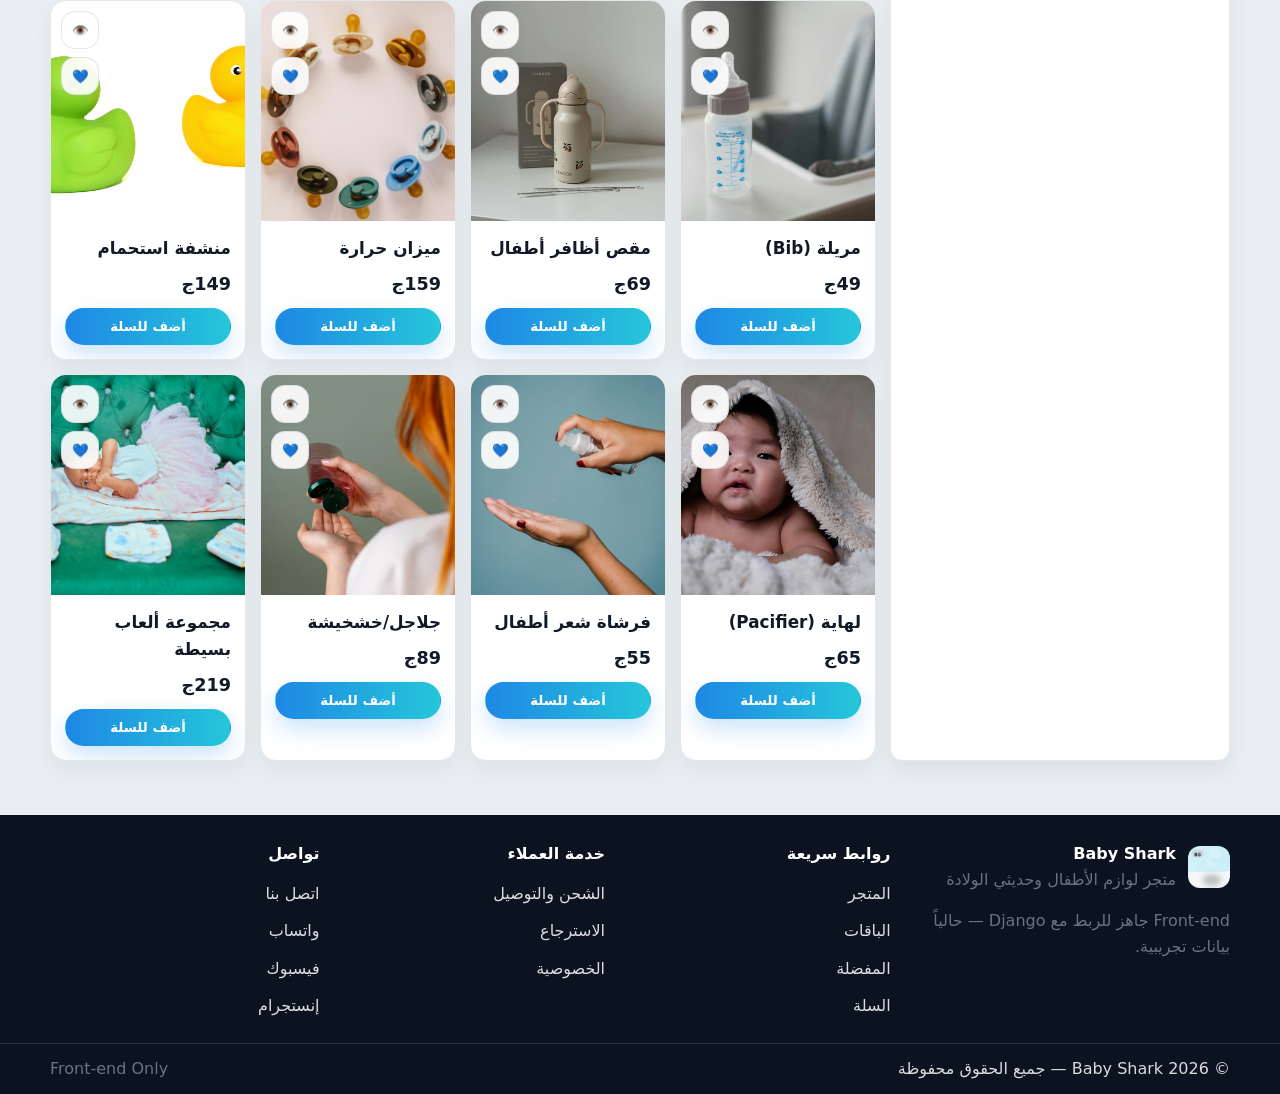
<file: shop.html>
<!doctype html>
<html lang="ar" dir="rtl">
<head>
  <meta charset="utf-8" />
  <meta name="viewport" content="width=device-width, initial-scale=1" />
  <title>Baby Shark | المتجر</title>
  <link rel="stylesheet" href="assets/css/main.css" />
</head>
<body>

  <div class="topbar">
    <div class="container topbar__inner">
      <div class="topbar__right">
        <span class="chip chip--info">شحن سريع داخل مصر</span>
        <span class="sep">•</span>
        <span class="muted">استبدال واسترجاع خلال 14 يوم</span>
      </div>
      <div class="topbar__left">
        <a class="topbar__link" href="tel:+201000000000" aria-label="اتصل بنا">📞 0100 000 0000</a>
        <a class="topbar__link" href="#" aria-label="واتساب">💬 واتساب</a>
      </div>
    </div>
  </div>

  <header class="header" id="siteHeader">
    <div class="container header__row">
      <button class="icon-btn header__burger" id="burgerBtn" type="button" aria-label="فتح القائمة">☰</button>

      <a class="logo" href="index.html" aria-label="Baby Shark">
        <img src="assets/images/ui/logo.jpg" alt="Baby Shark" />
        <div class="logo__text">
          <strong>Baby Shark</strong>
          <span>لوازم الأطفال وحديثي الولادة</span>
        </div>
      </a>

      <form class="search" id="searchForm" role="search">
        <input id="searchInput" type="search" placeholder="ابحث عن منتج… (مثال: حفاضات / ببرونة)" aria-label="بحث" />
        <button class="btn btn--primary" type="submit">بحث</button>
      </form>

      <div class="header__icons">
        <a class="icon-link" href="auth.html" title="حسابي" aria-label="حسابي">
          <span class="icon">👤</span>
          <span class="icon-label">حسابي</span>
        </a>

        <a class="icon-link" href="wishlist.html" title="المفضلة" aria-label="المفضلة">
          <span class="icon">💙</span>
          <span class="icon-label">المفضلة</span>
          <span class="badge" id="wishlistBadge">0</span>
        </a>

        <a class="icon-link" href="cart.html" title="سلة المشتريات" aria-label="سلة المشتريات">
          <span class="icon">🛒</span>
          <span class="icon-label">السلة</span>
          <span class="badge" id="cartBadge">0</span>
        </a>
      </div>
    </div>

    <nav class="nav">
      <div class="container nav__row">
        <div class="nav__left">
          <div class="dropdown" id="catsDropdown">
            <button class="btn btn--ghost dropdown__btn" type="button" aria-haspopup="true" aria-expanded="false">
              جميع الأقسام <span class="caret">▾</span>
            </button>
            <div class="dropdown__menu" role="menu" aria-label="الأقسام">
              <a href="shop.html?cat=newborn" role="menuitem">حديثي الولادة</a>
              <a href="shop.html?cat=diapers" role="menuitem">حفاضات ومناديل</a>
              <a href="shop.html?cat=feeding" role="menuitem">الرضاعة والببرونات</a>
              <a href="shop.html?cat=bath" role="menuitem">الاستحمام والعناية</a>
              <a href="shop.html?cat=toys" role="menuitem">ألعاب تعليمية</a>
              <a href="packages.html" role="menuitem" class="highlight">باقات المولود</a>
            </div>
          </div>

          <a class="nav__link" href="index.html">الرئيسية</a>
          <a class="nav__link is-active" href="shop.html">المتجر</a>
          <a class="nav__link" href="packages.html">الباقات</a>
          <a class="nav__link" href="contact.html">اتصل بنا</a>
        </div>

        <div class="nav__right">
          <span class="mini">خصم <b>10%</b> على أول طلب — كود: <b>BABY10</b></span>
        </div>
      </div>
    </nav>

    <aside class="drawer" id="mobileDrawer" aria-hidden="true">
      <div class="drawer__head">
        <strong>القائمة</strong>
        <button class="icon-btn" id="drawerClose" type="button" aria-label="إغلاق">✕</button>
      </div>
      <div class="drawer__body">
        <a href="index.html" class="drawer__link">الرئيسية</a>
        <a href="shop.html" class="drawer__link">المتجر</a>
        <a href="packages.html" class="drawer__link">الباقات</a>
        <a href="wishlist.html" class="drawer__link">المفضلة</a>
        <a href="cart.html" class="drawer__link">السلة</a>
        <a href="auth.html" class="drawer__link">حسابي</a>
        <a href="contact.html" class="drawer__link">اتصل بنا</a>

        <hr class="hr" />
        <div class="drawer__section">
          <div class="drawer__title">الأقسام</div>
          <a href="shop.html?cat=newborn" class="drawer__link">حديثي الولادة</a>
          <a href="shop.html?cat=diapers" class="drawer__link">حفاضات ومناديل</a>
          <a href="shop.html?cat=feeding" class="drawer__link">الرضاعة والببرونات</a>
          <a href="shop.html?cat=bath" class="drawer__link">الاستحمام والعناية</a>
          <a href="shop.html?cat=toys" class="drawer__link">ألعاب تعليمية</a>
        </div>
      </div>
    </aside>
    <div class="backdrop" id="backdrop" hidden></div>
  </header>


<main class="page">
  <div class="container">
    <div class="breadcrumb">
      <a href="index.html">الرئيسية</a> <span>›</span> <span>المتجر</span>
    </div>

    <div class="page__head">
      <h1>المتجر</h1>
      <p class="muted">فلترة وبحث (تجريبي) — 20 منتج.</p>
    </div>

    <div class="shop">
      <aside class="filters card">
        <b>فلترة</b>
        <div class="filters__group">
          <label class="lbl">بحث</label>
          <input class="input" id="shopSearch" placeholder="اكتب اسم المنتج…" />
        </div>

        <div class="filters__group">
          <label class="lbl">القسم</label>
          <select class="input" id="shopCat">
            <option value="">الكل</option>
            <option value="newborn">حديثي الولادة</option>
            <option value="diapers">حفاضات ومناديل</option>
            <option value="feeding">الرضاعة والببرونات</option>
            <option value="bath">الاستحمام والعناية</option>
            <option value="toys">ألعاب</option>
          </select>
        </div>

        <div class="filters__group">
          <label class="lbl">ترتيب</label>
          <select class="input" id="shopSort">
            <option value="featured">مميز</option>
            <option value="price_asc">الأقل سعرًا</option>
            <option value="price_desc">الأعلى سعرًا</option>
            <option value="name_asc">بالاسم</option>
          </select>
        </div>

        <div class="filters__group">
          <label class="lbl">السعر (تجريبي)</label>
          <div class="row">
            <input class="input" id="minPrice" type="number" placeholder="من" />
            <input class="input" id="maxPrice" type="number" placeholder="إلى" />
          </div>
          <button class="btn btn--primary btn--block" id="applyFilters" type="button">تطبيق</button>
        </div>

        <div class="muted small">* ده UI فقط — قابل للربط مع الباك اند.</div>
      </aside>

      <section>
        <div class="shop__bar">
          <div class="muted" id="resultsCount">—</div>
          <div class="shop__chips" id="activeChips"></div>
        </div>

        <div class="grid products products--dense" id="shopGrid"></div>
      </section>
    </div>
  </div>
</main>


  <footer class="footer">
    <div class="container footer__grid">
      <div>
        <div class="footer__brand">
          <img src="assets/images/ui/logo.jpg" alt="Baby Shark" />
          <div>
            <b>Baby Shark</b>
            <div class="muted">متجر لوازم الأطفال وحديثي الولادة</div>
          </div>
        </div>
        <p class="muted">Front-end جاهز للربط مع Django — حالياً بيانات تجريبية.</p>
      </div>

      <div>
        <b class="footer__title">روابط سريعة</b>
        <a href="shop.html">المتجر</a>
        <a href="packages.html">الباقات</a>
        <a href="wishlist.html">المفضلة</a>
        <a href="cart.html">السلة</a>
      </div>

      <div>
        <b class="footer__title">خدمة العملاء</b>
        <a href="policies.html">الشحن والتوصيل</a>
        <a href="policies.html#returns">الاسترجاع</a>
        <a href="policies.html#privacy">الخصوصية</a>
      </div>

      <div>
        <b class="footer__title">تواصل</b>
        <a href="contact.html">اتصل بنا</a>
        <a href="#">واتساب</a>
        <a href="#">فيسبوك</a>
        <a href="#">إنستجرام</a>
      </div>
    </div>

    <div class="footer__bottom">
      <div class="container footer__bottomRow">
        <span>© <span id="year"></span> Baby Shark — جميع الحقوق محفوظة</span>
        <span class="muted">Front-end Only</span>
      </div>
    </div>
  </footer>

  <script src="assets/js/main.js"></script>

</body>
</html>
</file>
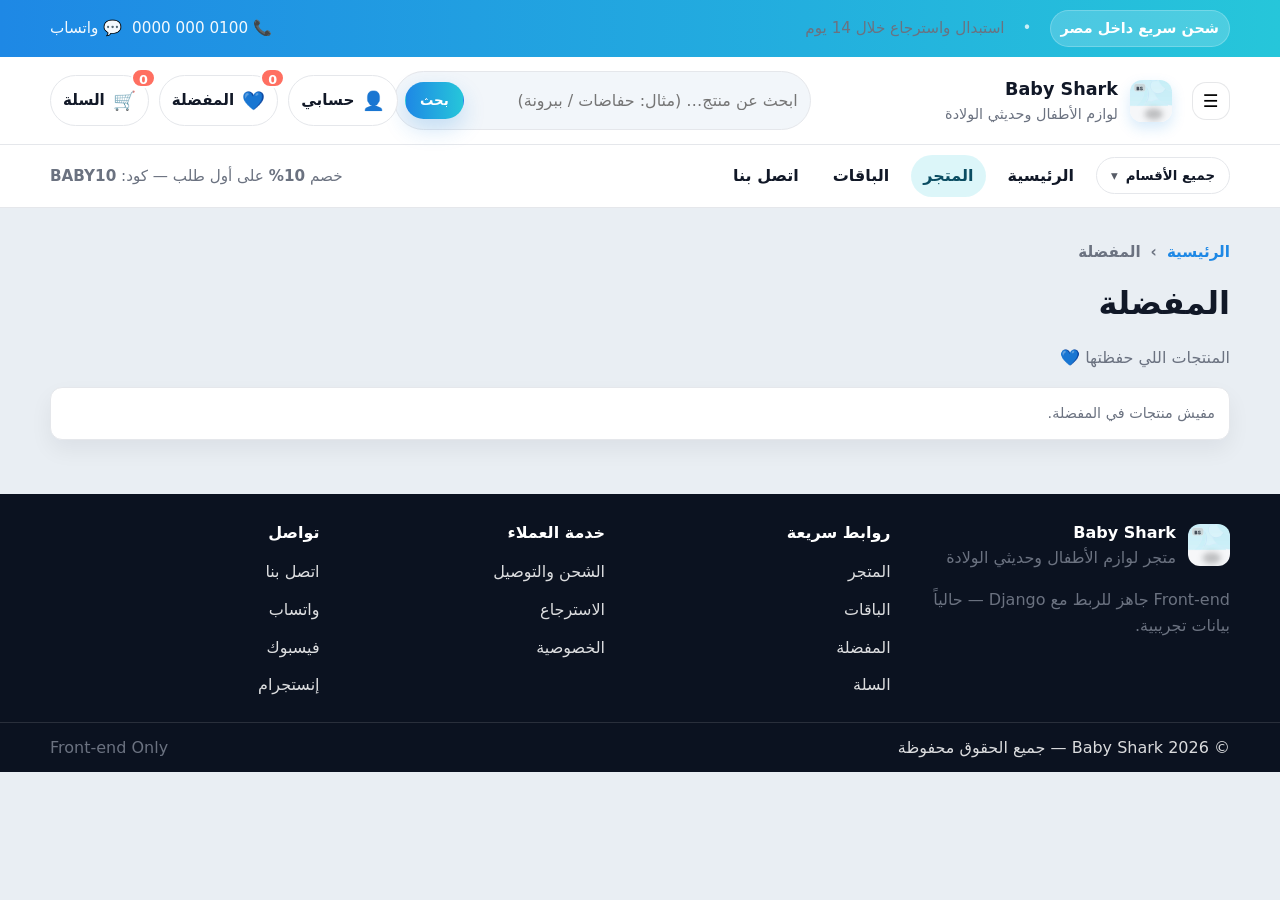
<file: wishlist.html>
<!doctype html>
<html lang="ar" dir="rtl">
<head>
  <meta charset="utf-8" />
  <meta name="viewport" content="width=device-width, initial-scale=1" />
  <title>Baby Shark | المفضلة</title>
  <link rel="stylesheet" href="assets/css/main.css" />
</head>
<body>

  <div class="topbar">
    <div class="container topbar__inner">
      <div class="topbar__right">
        <span class="chip chip--info">شحن سريع داخل مصر</span>
        <span class="sep">•</span>
        <span class="muted">استبدال واسترجاع خلال 14 يوم</span>
      </div>
      <div class="topbar__left">
        <a class="topbar__link" href="tel:+201000000000" aria-label="اتصل بنا">📞 0100 000 0000</a>
        <a class="topbar__link" href="#" aria-label="واتساب">💬 واتساب</a>
      </div>
    </div>
  </div>

  <header class="header" id="siteHeader">
    <div class="container header__row">
      <button class="icon-btn header__burger" id="burgerBtn" type="button" aria-label="فتح القائمة">☰</button>

      <a class="logo" href="index.html" aria-label="Baby Shark">
        <img src="assets/images/ui/logo.jpg" alt="Baby Shark" />
        <div class="logo__text">
          <strong>Baby Shark</strong>
          <span>لوازم الأطفال وحديثي الولادة</span>
        </div>
      </a>

      <form class="search" id="searchForm" role="search">
        <input id="searchInput" type="search" placeholder="ابحث عن منتج… (مثال: حفاضات / ببرونة)" aria-label="بحث" />
        <button class="btn btn--primary" type="submit">بحث</button>
      </form>

      <div class="header__icons">
        <a class="icon-link" href="auth.html" title="حسابي" aria-label="حسابي">
          <span class="icon">👤</span>
          <span class="icon-label">حسابي</span>
        </a>

        <a class="icon-link" href="wishlist.html" title="المفضلة" aria-label="المفضلة">
          <span class="icon">💙</span>
          <span class="icon-label">المفضلة</span>
          <span class="badge" id="wishlistBadge">0</span>
        </a>

        <a class="icon-link" href="cart.html" title="سلة المشتريات" aria-label="سلة المشتريات">
          <span class="icon">🛒</span>
          <span class="icon-label">السلة</span>
          <span class="badge" id="cartBadge">0</span>
        </a>
      </div>
    </div>

    <nav class="nav">
      <div class="container nav__row">
        <div class="nav__left">
          <div class="dropdown" id="catsDropdown">
            <button class="btn btn--ghost dropdown__btn" type="button" aria-haspopup="true" aria-expanded="false">
              جميع الأقسام <span class="caret">▾</span>
            </button>
            <div class="dropdown__menu" role="menu" aria-label="الأقسام">
              <a href="shop.html?cat=newborn" role="menuitem">حديثي الولادة</a>
              <a href="shop.html?cat=diapers" role="menuitem">حفاضات ومناديل</a>
              <a href="shop.html?cat=feeding" role="menuitem">الرضاعة والببرونات</a>
              <a href="shop.html?cat=bath" role="menuitem">الاستحمام والعناية</a>
              <a href="shop.html?cat=toys" role="menuitem">ألعاب تعليمية</a>
              <a href="packages.html" role="menuitem" class="highlight">باقات المولود</a>
            </div>
          </div>

          <a class="nav__link" href="index.html">الرئيسية</a>
          <a class="nav__link is-active" href="shop.html">المتجر</a>
          <a class="nav__link" href="packages.html">الباقات</a>
          <a class="nav__link" href="contact.html">اتصل بنا</a>
        </div>

        <div class="nav__right">
          <span class="mini">خصم <b>10%</b> على أول طلب — كود: <b>BABY10</b></span>
        </div>
      </div>
    </nav>

    <aside class="drawer" id="mobileDrawer" aria-hidden="true">
      <div class="drawer__head">
        <strong>القائمة</strong>
        <button class="icon-btn" id="drawerClose" type="button" aria-label="إغلاق">✕</button>
      </div>
      <div class="drawer__body">
        <a href="index.html" class="drawer__link">الرئيسية</a>
        <a href="shop.html" class="drawer__link">المتجر</a>
        <a href="packages.html" class="drawer__link">الباقات</a>
        <a href="wishlist.html" class="drawer__link">المفضلة</a>
        <a href="cart.html" class="drawer__link">السلة</a>
        <a href="auth.html" class="drawer__link">حسابي</a>
        <a href="contact.html" class="drawer__link">اتصل بنا</a>

        <hr class="hr" />
        <div class="drawer__section">
          <div class="drawer__title">الأقسام</div>
          <a href="shop.html?cat=newborn" class="drawer__link">حديثي الولادة</a>
          <a href="shop.html?cat=diapers" class="drawer__link">حفاضات ومناديل</a>
          <a href="shop.html?cat=feeding" class="drawer__link">الرضاعة والببرونات</a>
          <a href="shop.html?cat=bath" class="drawer__link">الاستحمام والعناية</a>
          <a href="shop.html?cat=toys" class="drawer__link">ألعاب تعليمية</a>
        </div>
      </div>
    </aside>
    <div class="backdrop" id="backdrop" hidden></div>
  </header>


<main class="page">
  <div class="container">
    <div class="breadcrumb">
      <a href="index.html">الرئيسية</a> <span>›</span> <span>المفضلة</span>
    </div>

    <div class="page__head">
      <h1>المفضلة</h1>
      <p class="muted">المنتجات اللي حفظتها 💙</p>
    </div>

    <section class="card">
      <div class="grid products products--dense" id="wishlistGrid"></div>
      <div class="muted small" id="wishlistEmpty" hidden>مفيش منتجات في المفضلة.</div>
    </section>
  </div>
</main>


  <footer class="footer">
    <div class="container footer__grid">
      <div>
        <div class="footer__brand">
          <img src="assets/images/ui/logo.jpg" alt="Baby Shark" />
          <div>
            <b>Baby Shark</b>
            <div class="muted">متجر لوازم الأطفال وحديثي الولادة</div>
          </div>
        </div>
        <p class="muted">Front-end جاهز للربط مع Django — حالياً بيانات تجريبية.</p>
      </div>

      <div>
        <b class="footer__title">روابط سريعة</b>
        <a href="shop.html">المتجر</a>
        <a href="packages.html">الباقات</a>
        <a href="wishlist.html">المفضلة</a>
        <a href="cart.html">السلة</a>
      </div>

      <div>
        <b class="footer__title">خدمة العملاء</b>
        <a href="policies.html">الشحن والتوصيل</a>
        <a href="policies.html#returns">الاسترجاع</a>
        <a href="policies.html#privacy">الخصوصية</a>
      </div>

      <div>
        <b class="footer__title">تواصل</b>
        <a href="contact.html">اتصل بنا</a>
        <a href="#">واتساب</a>
        <a href="#">فيسبوك</a>
        <a href="#">إنستجرام</a>
      </div>
    </div>

    <div class="footer__bottom">
      <div class="container footer__bottomRow">
        <span>© <span id="year"></span> Baby Shark — جميع الحقوق محفوظة</span>
        <span class="muted">Front-end Only</span>
      </div>
    </div>
  </footer>

  <script src="assets/js/main.js"></script>

</body>
</html>
</file>
<file: assets/css/main.css>
/* Baby Shark - Sky Blue theme (RTL) */
:root{
  --primary:#1E88E5;
  --aqua:#26C6DA;
  --accent:#FFD54F;
  --cta:#FF6F61;
  --bg:#E9EEF3; /* رمادي أغمق شوية بدل الأبيض */
  --soft:#F2F6FA;
  --text:#111827;
  --muted:#6B7280;
  --border:#E5E7EB;
  --shadow: 0 10px 30px rgba(17,24,39,.10);
  --radius: 16px;
  --radius-sm: 12px;
  --container: 1180px;
}

*{box-sizing:border-box}
html,body{margin:0;padding:0}
body{
  font-family: "Cairo","Tajawal",system-ui,-apple-system,Segoe UI,Roboto,Arial,sans-serif;
  color:var(--text);
  background:var(--bg);
  line-height:1.6;
}

img{max-width:100%;display:block}
a{color:inherit;text-decoration:none}
button,input,textarea{font-family:inherit}

.container{
  width:min(var(--container), calc(100% - 32px));
  margin-inline:auto;
}

.muted{color:var(--muted)}
.small{font-size:.9rem}
.sep{margin:0 8px;color:rgba(255,255,255,.75)}
.link{color:var(--primary);font-weight:800}
.link:hover{opacity:.85}

.hr{border:0;border-top:1px solid var(--border);margin:16px 0}

/* Topbar */
.topbar{
  background: linear-gradient(90deg, var(--primary), var(--aqua));
  color:#fff;
  font-size:.95rem;
}
.topbar__inner{
  display:flex;
  align-items:center;
  justify-content:space-between;
  padding:10px 0;
  gap:12px;
}
.topbar__right, .topbar__left{display:flex; align-items:center; gap:10px; flex-wrap:wrap}
.topbar__link{color:#fff; opacity:.95}
.topbar__link:hover{opacity:1}

/* Chips */
.chip{
  display:inline-flex; align-items:center; gap:8px;
  padding:6px 10px; border-radius:999px;
  background: rgba(255,255,255,.14);
  border:1px solid rgba(255,255,255,.22);
  font-weight:800;
  font-size:.9rem;
}
.chip--info{background: rgba(255,255,255,.18)}

/* Header */
.header{
  position:sticky; top:0; z-index:50;
  background:#fff;
  border-bottom:1px solid var(--border);
}
.header__row{
  display:grid;
  grid-template-columns: 44px 1fr 1.2fr 330px;
  align-items:center;
  gap:14px;
  padding:14px 0;
}
.header__burger{
  display:none;
  font-size:1.1rem;
}

/* Logo */
.logo{
  display:flex; align-items:center; gap:12px;
}
.logo img{
  width:42px; height:42px;
  border-radius:12px;
  box-shadow: 0 6px 14px rgba(30,136,229,.18);
  object-fit:cover;
}
.logo__text strong{display:block; font-size:1.1rem}
.logo__text span{display:block; font-size:.9rem; color:var(--muted)}

/* Search */
.search{
  display:flex; gap:10px; align-items:center;
  background: var(--soft);
  border:1px solid var(--border);
  padding:10px;
  border-radius:999px;
}
.search input{
  border:0; outline:0;
  background:transparent;
  width:100%;
  font-size:1rem;
}

/* Icons */
.header__icons{display:flex; gap:10px; justify-content:flex-end; align-items:center}
.icon-link{
  position:relative;
  display:flex; align-items:center; gap:8px;
  padding:10px 12px;
  border-radius:999px;
  border:1px solid var(--border);
  background:#fff;
}
.icon-link:hover{box-shadow: 0 10px 22px rgba(17,24,39,.08)}
.icon{font-size:1.15rem}
.icon-label{font-size:.95rem; font-weight:800}

.badge{
  position:absolute;
  top:-8px;
  inset-inline-start:-8px;
  min-width:20px;
  height:20px;
  padding:0 6px;
  border-radius:999px;
  background: var(--cta);
  color:#fff;
  display:grid;
  place-items:center;
  font-size:.8rem;
  font-weight:900;
  border:2px solid #fff;
}

/* Buttons */
.btn{
  border:1px solid transparent;
  border-radius:999px;
  padding:10px 14px;
  font-weight:900;
  cursor:pointer;
  display:inline-flex;
  align-items:center;
  justify-content:center;
  gap:8px;
  transition: transform .12s ease, box-shadow .12s ease, opacity .12s ease;
  user-select:none;
}
.btn:active{transform: translateY(1px)}
.btn--primary{
  background: linear-gradient(90deg, var(--primary), var(--aqua));
  color:#fff;
  box-shadow: 0 10px 22px rgba(30,136,229,.22);
}
.btn--primary:hover{opacity:.96}
.btn--outline{
  background:#fff;
  border-color: rgba(30,136,229,.35);
  color: var(--primary);
}
.btn--outline:hover{border-color: rgba(30,136,229,.55)}
.btn--ghost{
  background: transparent;
  border-color: var(--border);
  color: var(--text);
}
.btn--ghost:hover{background: var(--soft)}
.btn--block{width:100%}

/* Nav */
.nav{
  border-top:1px solid var(--border);
  background: #fff;
}
.nav__row{
  display:flex;
  align-items:center;
  justify-content:space-between;
  gap:14px;
  padding:10px 0;
}
.nav__left{display:flex; align-items:center; gap:10px; flex-wrap:wrap}
.nav__link{
  padding:8px 12px;
  border-radius:999px;
  font-weight:900;
  color:var(--text);
}
.nav__link:hover{background: var(--soft)}
.nav__link.is-active{background: rgba(38,198,218,.16); color:#0b4d62}
.nav__right .mini{color:var(--muted); font-size:.95rem}

/* Dropdown */
.dropdown{position:relative}
.dropdown__btn{display:inline-flex; align-items:center; gap:8px}
.caret{opacity:.7}
.dropdown__menu{
  position:absolute;
  top:calc(100% + 10px);
  inset-inline-start:0;
  width:260px;
  background:#fff;
  border:1px solid var(--border);
  border-radius: 14px;
  box-shadow: var(--shadow);
  padding:10px;
  display:none;
}
.dropdown__menu a{
  display:flex;
  padding:10px 10px;
  border-radius:12px;
  font-weight:900;
}
.dropdown__menu a:hover{background: var(--soft)}
.dropdown__menu a.highlight{
  background: rgba(255,213,79,.22);
  border:1px solid rgba(255,213,79,.45);
}

/* Cards */
.card{
  background:#fff;
  border:1px solid var(--border);
  border-radius: var(--radius-sm);
  padding:14px;
  box-shadow: 0 10px 22px rgba(17,24,39,.06);
}

/* Hero */
.hero{
  padding:18px 0 6px;
  background: radial-gradient(1200px 500px at 50% 0%, rgba(38,198,218,.18), transparent 70%);
}
.hero__grid{
  display:grid;
  grid-template-columns: 1.35fr .65fr;
  gap:16px;
  align-items:stretch;
}
.hero__slider{
  position:relative;
  border-radius: var(--radius);
  overflow:hidden;
  box-shadow: var(--shadow);
  background:#fff;
}
.slide{display:none; position:relative}
.slide.is-active{display:block}
.slide img{
  width:100%;
  height:440px;
  object-fit:cover;
}
.slide__content{
  position:absolute;
  inset-inline-start:18px;
  top:18px;
  max-width:min(520px, calc(100% - 36px));
  background: rgba(255,255,255,.80);
  backdrop-filter: blur(10px);
  border:1px solid rgba(255,255,255,.55);
  border-radius: 18px;
  padding:18px;
}
.slide__content h1, .slide__content h2{margin:6px 0 8px; line-height:1.25}
.slide__content h1{font-size:2.0rem}
.slide__content h2{font-size:1.8rem}
.accent{color:var(--primary)}
.slide__actions{display:flex; gap:10px; flex-wrap:wrap; margin-top:12px}
.pill{
  display:inline-flex;
  padding:6px 10px;
  border-radius:999px;
  font-weight:900;
  font-size:.85rem;
  background: rgba(30,136,229,.12);
  border:1px solid rgba(30,136,229,.25);
  color:#0b4d62;
}
.pill--yellow{
  background: rgba(255,213,79,.25);
  border-color: rgba(255,213,79,.55);
}
.pill--aqua{
  background: rgba(38,198,218,.20);
  border-color: rgba(38,198,218,.45);
}

.hero__dots{
  position:absolute;
  bottom:12px;
  inset-inline-start:12px;
  display:flex;
  gap:8px;
  z-index:2;
}
.dot{
  width:10px;height:10px;border-radius:999px;
  border:0; cursor:pointer;
  background: rgba(255,255,255,.65);
  outline:2px solid rgba(17,24,39,.12);
}
.dot.is-active{
  width:22px;
  background: linear-gradient(90deg, var(--primary), var(--aqua));
  outline-color: rgba(30,136,229,.25);
}

/* Side promos */
.promo{display:flex; align-items:center; gap:12px}
.promo__icon{
  width:42px; height:42px; border-radius:14px;
  display:grid; place-items:center;
  background: rgba(38,198,218,.18);
  border:1px solid rgba(38,198,218,.35);
  font-size:1.2rem;
}
.hero__side{display:grid; gap:12px}
.mini-cats__head{display:flex; align-items:center; justify-content:space-between; margin-bottom:10px}
.mini-cats__grid{display:grid; grid-template-columns:1fr 1fr; gap:10px}
.mini-cat{
  border:1px solid var(--border);
  border-radius:14px;
  padding:10px;
  background: var(--soft);
  display:flex;
  align-items:center;
  gap:10px;
}
.mini-cat img{
  width:42px; height:42px; border-radius:12px; object-fit:cover;
}
.mini-cat span{font-weight:900; font-size:.95rem}

/* Sections */
.section{padding:26px 0}
.section--soft{background: var(--soft)}
.section__head{margin-bottom:14px}
.section__head h3{margin:0 0 4px; font-size:1.35rem}
.section__head--row{display:flex; align-items:flex-end; justify-content:space-between; gap:14px}
.section__head p{margin:0}

/* Budget */
.budget{display:flex; gap:10px; flex-wrap:wrap}
.budget__pill{
  padding:10px 14px;
  border-radius:999px;
  background:#fff;
  border:1px solid var(--border);
  font-weight:900;
}
.budget__pill:hover{border-color: rgba(38,198,218,.55); box-shadow: 0 10px 18px rgba(38,198,218,.10)}

/* Grid */
.grid{display:grid; gap:14px}
.cats{grid-template-columns: repeat(4, 1fr)}
.products{grid-template-columns: repeat(4, 1fr)}
.products--dense{grid-template-columns: repeat(4, 1fr)}

/* Category cards */
.cat-card{
  background:#fff;
  border:1px solid var(--border);
  border-radius: var(--radius);
  overflow:hidden;
  box-shadow: 0 10px 22px rgba(17,24,39,.05);
  display:flex;
  flex-direction:column;
}
.cat-card img{height:170px; object-fit:cover}
.cat-card__content{padding:14px}
.cat-card__content b{display:block; font-size:1.05rem}
.cat-card:hover{transform: translateY(-1px); box-shadow: 0 14px 26px rgba(17,24,39,.09)}

/* Product cards */
.product{
  background:#fff;
  border:1px solid var(--border);
  border-radius: var(--radius);
  overflow:hidden;
  box-shadow: 0 10px 22px rgba(17,24,39,.05);
}
.product__media{position:relative; background: var(--soft)}
.product__media img{height:220px; width:100%; object-fit:cover}
.tag{
  position:absolute;
  top:12px; inset-inline-start:12px;
  padding:6px 10px;
  border-radius:999px;
  background: rgba(38,198,218,.22);
  border:1px solid rgba(38,198,218,.45);
  font-weight:900;
  font-size:.85rem;
  color:#0b4d62;
}
.tag--sale{background: rgba(255,111,97,.18); border-color: rgba(255,111,97,.35); color:#8a1d15}
.product__actions{
  position:absolute;
  top:10px; inset-inline-end:10px;
  display:flex;
  flex-direction:column;
  gap:8px;
}
.icon-btn{
  border:1px solid rgba(17,24,39,.10);
  background: rgba(255,255,255,.9);
  backdrop-filter: blur(8px);
  width:38px;height:38px;
  border-radius:14px;
  cursor:pointer;
  display:grid; place-items:center;
  transition: transform .12s ease, opacity .12s ease;
}
.icon-btn:hover{transform: translateY(-1px)}
.icon-btn.is-on{background: rgba(38,198,218,.20); border-color: rgba(38,198,218,.40)}
.product__body{padding:14px}
.product__title{margin:0 0 8px; font-size:1.05rem}
.product__title a:hover{color: var(--primary)}
.price{display:flex; align-items:baseline; gap:10px; margin-bottom:10px}
.price b{font-size:1.1rem}
.price__old{text-decoration: line-through; color:var(--muted); font-weight:800; font-size:.95rem}

/* Notice */
.notice{
  margin-top:14px;
  display:flex;
  gap:12px;
  align-items:flex-start;
  background: rgba(38,198,218,.14);
  border:1px solid rgba(38,198,218,.28);
  border-radius: var(--radius);
  padding:14px;
}
.notice span{font-size:1.2rem}

/* CTA */
.cta{
  display:grid;
  grid-template-columns: 1.2fr .8fr;
  gap:14px;
  align-items:center;
  background: #fff;
  border:1px solid var(--border);
  border-radius: var(--radius);
  overflow:hidden;
  box-shadow: 0 10px 22px rgba(17,24,39,.06);
}
.cta__text{padding:18px}
.cta__text h3{margin:0 0 6px}
.cta__actions{display:flex; gap:10px; flex-wrap:wrap; margin-top:10px}
.cta__img{height:240px; width:100%; object-fit:cover}

/* Newsletter */
.newsletter{
  background: linear-gradient(90deg, rgba(30,136,229,.12), rgba(38,198,218,.12));
  border:1px solid rgba(38,198,218,.25);
  border-radius: var(--radius);
  padding:18px;
  display:flex;
  align-items:center;
  justify-content:space-between;
  gap:14px;
  flex-wrap:wrap;
}
.newsletter__form{
  display:flex;
  gap:10px;
  flex-wrap:wrap;
}
.newsletter__form input{
  min-width:260px;
  border-radius:999px;
  border:1px solid var(--border);
  padding:12px 14px;
  outline:none;
  background:#fff;
}

/* Footer */
.footer{
  background:#0b1220;
  color:#fff;
  padding-top:26px;
  margin-top:20px;
}
.footer__grid{
  display:grid;
  grid-template-columns: 1.2fr 1fr 1fr 1fr;
  gap:16px;
  padding-bottom:18px;
}
.footer a{color:rgba(255,255,255,.86); display:block; padding:6px 0}
.footer a:hover{color:#fff}
.footer__title{display:block; margin-bottom:8px}
.footer__brand{display:flex; align-items:center; gap:12px; margin-bottom:10px}
.footer__brand img{width:42px; height:42px; border-radius:12px; object-fit:cover}
.footer__bottom{border-top:1px solid rgba(255,255,255,.12)}
.footer__bottomRow{
  display:flex;
  justify-content:space-between;
  gap:14px;
  padding:12px 0;
  color: rgba(255,255,255,.85);
}

/* Drawer (Mobile) */
.drawer{
  position:fixed;
  top:0;
  right:0;
  left:auto;
  height:100%;
  width:min(340px, 90vw);
  background:#fff;
  z-index:80;
  transform: translateX(110%);
  transition: transform .2s ease;
  border-inline-start:1px solid var(--border);
  box-shadow: var(--shadow);
}
.drawer.is-open{transform: translateX(0)}
.drawer__head{
  display:flex;
  align-items:center;
  justify-content:space-between;
  padding:14px;
  border-bottom:1px solid var(--border);
}
.drawer__body{padding:12px 14px}
.drawer__link{
  display:block;
  padding:12px;
  border-radius:14px;
  border:1px solid var(--border);
  margin-bottom:10px;
  font-weight:900;
  background:#fff;
}
.drawer__link:hover{background: var(--soft)}
.drawer__title{font-weight:900; margin:10px 0 8px}

.backdrop{
  position:fixed;
  inset:0;
  background: rgba(17,24,39,.55);
  z-index:70;
}

/* Modal */
.modal{position:fixed; inset:0; z-index:90}
.modal__backdrop{position:absolute; inset:0; background: rgba(17,24,39,.55)}
.modal__panel{
  position:relative;
  width:min(860px, calc(100% - 28px));
  margin: 7vh auto 0;
  background:#fff;
  border-radius: var(--radius);
  overflow:hidden;
  box-shadow: var(--shadow);
  border:1px solid var(--border);
}
.modal__close{position:absolute; top:10px; inset-inline-end:10px; z-index:2}
.modal__content{
  display:grid;
  grid-template-columns: 1fr 1fr;
  gap:0;
}
.modal__content img{
  height:360px;
  width:100%;
  object-fit:cover;
  background: var(--soft);
}
.modal__info{padding:18px}
.modal__info h3{margin:0 0 10px}
.modal__actions{display:flex; gap:10px; flex-wrap:wrap; margin-top:12px}

/* ---------- Generic pages ---------- */
.page{padding:18px 0 34px}
.breadcrumb{
  display:flex;
  gap:10px;
  align-items:center;
  color:var(--muted);
  font-weight:900;
  font-size:.95rem;
  margin:14px 0;
}
.breadcrumb a{color:var(--primary)}
.page__head{margin:6px 0 14px}
.page__head h1{margin:0 0 6px}

/* inputs */
.input{
  width:100%;
  border:1px solid var(--border);
  border-radius:14px;
  padding:12px 14px;
  outline:none;
  background:#fff;
}
.lbl{display:block; font-weight:900; margin:10px 0 6px}
.row{display:flex; gap:10px}
.row--gap{gap:12px; align-items:center; flex-wrap:wrap}

/* Shop */
.shop{display:grid; grid-template-columns: 340px 1fr; gap:14px}
.filters__group{margin-top:10px}
.shop__bar{display:flex; justify-content:space-between; align-items:center; gap:10px; margin-bottom:12px; flex-wrap:wrap}
.shop__chips{display:flex; gap:8px; flex-wrap:wrap}
.chip2{background:rgba(38,198,218,.16); border:1px solid rgba(38,198,218,.28); padding:6px 10px; border-radius:999px; font-weight:900; font-size:.9rem}

/* Product page */
.product-page{display:grid; grid-template-columns: 1fr 1fr; gap:14px}
.product-page__media img{border-radius: var(--radius); height:420px; object-fit:cover; border:1px solid var(--border)}
.thumbs{display:flex; gap:10px; margin-top:10px}
.thumbs img{width:78px; height:78px; border-radius:14px; border:1px solid var(--border); cursor:pointer; object-fit:cover; opacity:.9}
.thumbs img.is-active{outline:3px solid rgba(30,136,229,.25); opacity:1}
.rating{color:#eab308; font-weight:900; letter-spacing:1px}
.qty{display:flex; gap:10px; align-items:center}
.qty__in{width:86px; text-align:center; font-weight:900}

/* Tabs */
.tabs{display:flex; gap:8px; margin-top:14px; flex-wrap:wrap}
.tab{
  border:1px solid var(--border);
  background:#fff;
  padding:10px 14px;
  border-radius:999px;
  font-weight:900;
  cursor:pointer;
}
.tab.is-active{background: rgba(38,198,218,.16); border-color: rgba(38,198,218,.28)}
.tabpanes{margin-top:12px}
.pane{display:none}
.pane.is-active{display:block}
.list{margin:0; padding-right:18px}
.list li{margin:6px 0}

/* Cart + summary */
.cart{display:grid; grid-template-columns: 1fr 360px; gap:14px}
.table{display:grid; gap:10px}
.tr{
  display:grid;
  grid-template-columns: 80px 1fr 120px 140px 44px;
  gap:10px;
  align-items:center;
  padding:10px;
  border:1px solid var(--border);
  border-radius:14px;
  background:#fff;
}
.tr img{width:80px; height:80px; border-radius:14px; object-fit:cover; border:1px solid var(--border)}
.tr .name{font-weight:900}
.tr .sub{color:var(--muted); font-weight:900; font-size:.95rem}
.summary__row{display:flex; justify-content:space-between; margin-top:10px; font-weight:900}
.summary{height:fit-content}

/* Checkout */
.checkout{display:grid; grid-template-columns: 1fr 360px; gap:14px}
.form .row > div{flex:1}
.pay{margin-top:12px}
.radio{display:flex; gap:10px; align-items:center; font-weight:900; margin-top:10px}
.success{margin-top:14px; border:1px solid rgba(34,197,94,.35); background: rgba(34,197,94,.10)}

/* Contact */
.contact{display:grid; grid-template-columns: 1fr 1fr; gap:14px}

/* Packages */
.packs{grid-template-columns: repeat(3, 1fr); gap:14px}
.pack{position:relative}
.pack__tag{
  position:absolute; top:12px; inset-inline-start:12px;
  background: rgba(30,136,229,.12);
  border:1px solid rgba(30,136,229,.25);
  padding:6px 10px; border-radius:999px;
  font-weight:900;
}
.pack__tag--mid{background: rgba(255,213,79,.22); border-color: rgba(255,213,79,.45)}
.pack__tag--pro{background: rgba(255,111,97,.18); border-color: rgba(255,111,97,.35)}

/* Prose */
.prose h2{margin-top:18px}

/* Responsive */
@media (max-width: 1024px){
  .header__row{grid-template-columns: 44px 1fr; grid-auto-rows:auto}
  .search{grid-column: 1 / -1}
  .header__icons{grid-column: 1 / -1; justify-content:flex-start; flex-wrap:wrap}
  .hero__grid{grid-template-columns: 1fr}
  .slide img{height:380px}
  .footer__grid{grid-template-columns: 1.2fr 1fr}
  .products{grid-template-columns: repeat(3, 1fr)}
  .products--dense{grid-template-columns: repeat(3, 1fr)}
  .cats{grid-template-columns: repeat(2, 1fr)}
  .shop{grid-template-columns: 1fr}
  .cart{grid-template-columns: 1fr}
  .checkout{grid-template-columns: 1fr}
  .product-page{grid-template-columns: 1fr}
  .contact{grid-template-columns: 1fr}
  .packs{grid-template-columns: 1fr}
}

@media (max-width: 640px){
  .header__burger{display:grid}
  .nav{display:none}
  .header__row{grid-template-columns: 44px 1fr}
  .logo__text span{display:none}
  .icon-label{display:none}
  .slide img{height:320px}
  .slide__content{position:absolute; inset-inline-start:12px; top:12px; padding:14px}
  .slide__content h1{font-size:1.45rem}
  .slide__content h2{font-size:1.35rem}
  .products{grid-template-columns: repeat(2, 1fr)}
  .products--dense{grid-template-columns: repeat(2, 1fr)}
  .cta{grid-template-columns:1fr}
  .cta__img{height:200px}
  .modal__content{grid-template-columns: 1fr}
  .modal__content img{height:260px}
  .tr{grid-template-columns: 70px 1fr 100px 120px 44px}
}
</file>
